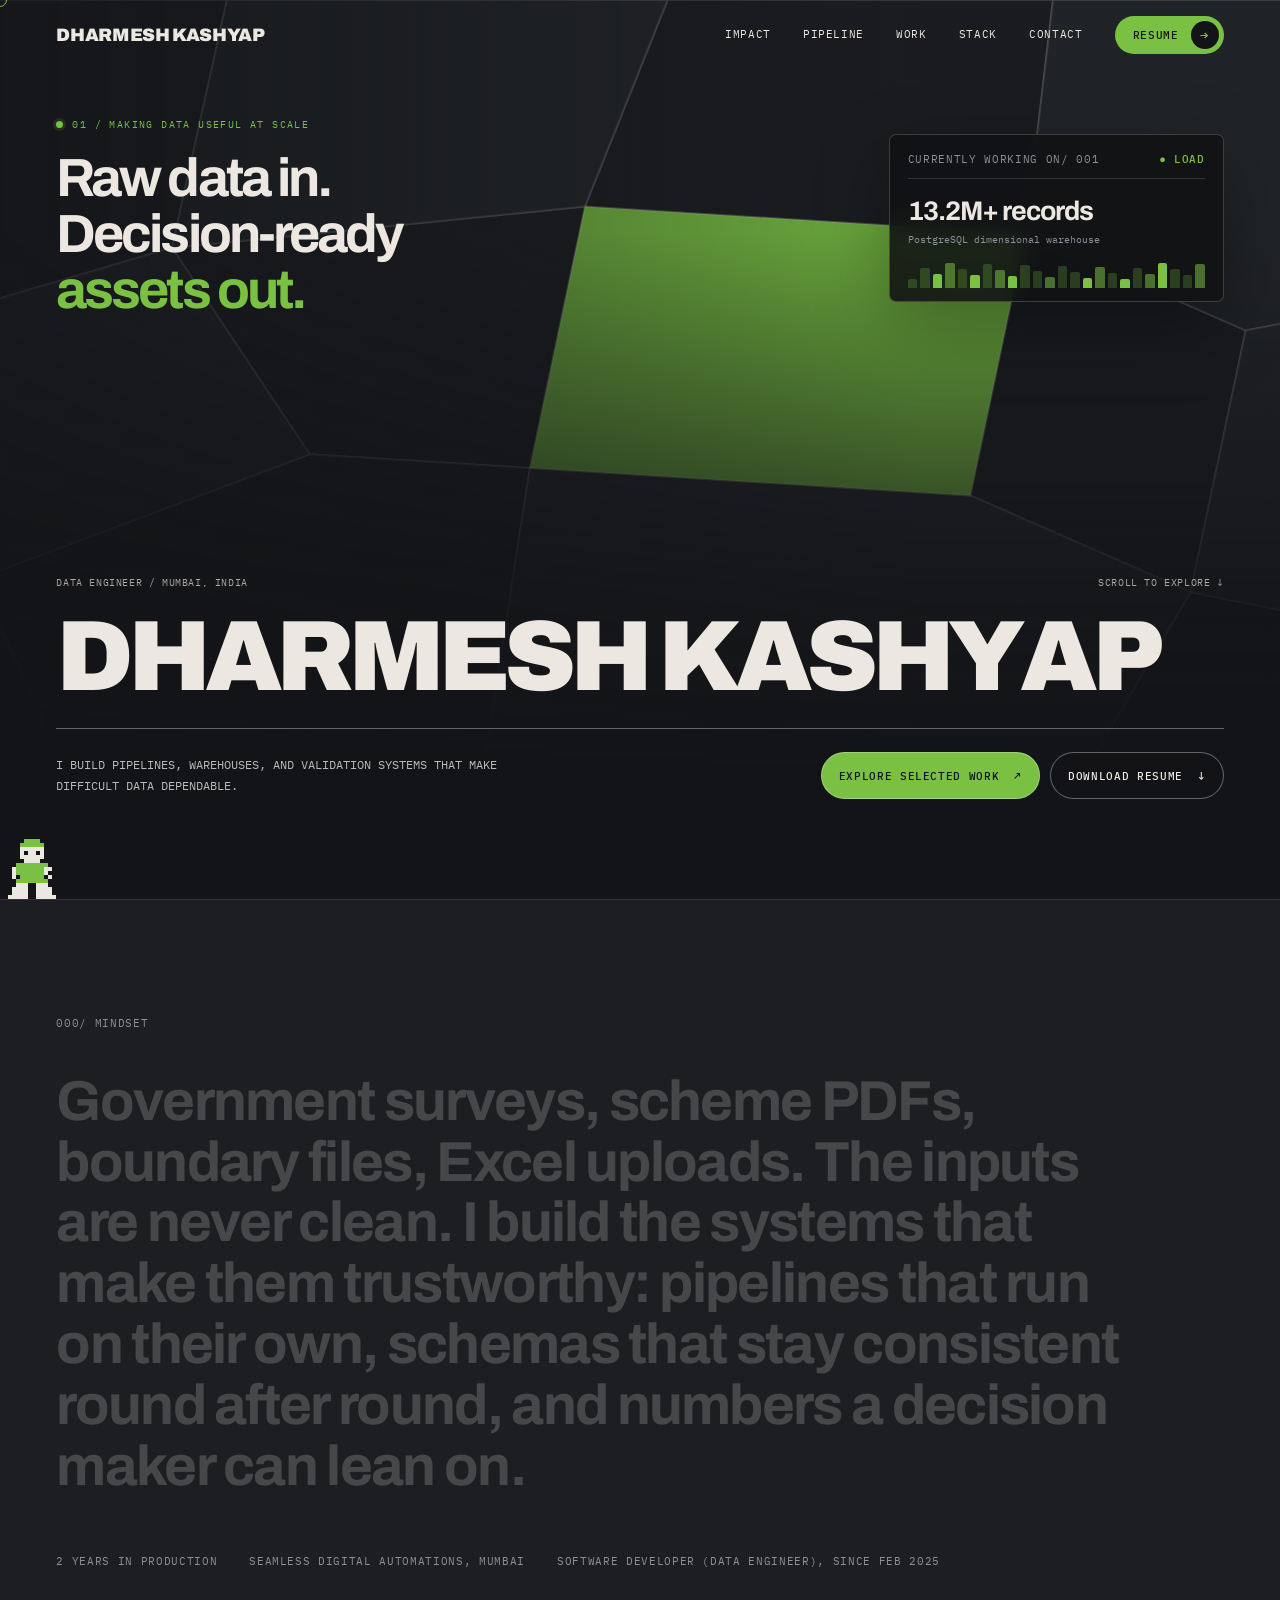
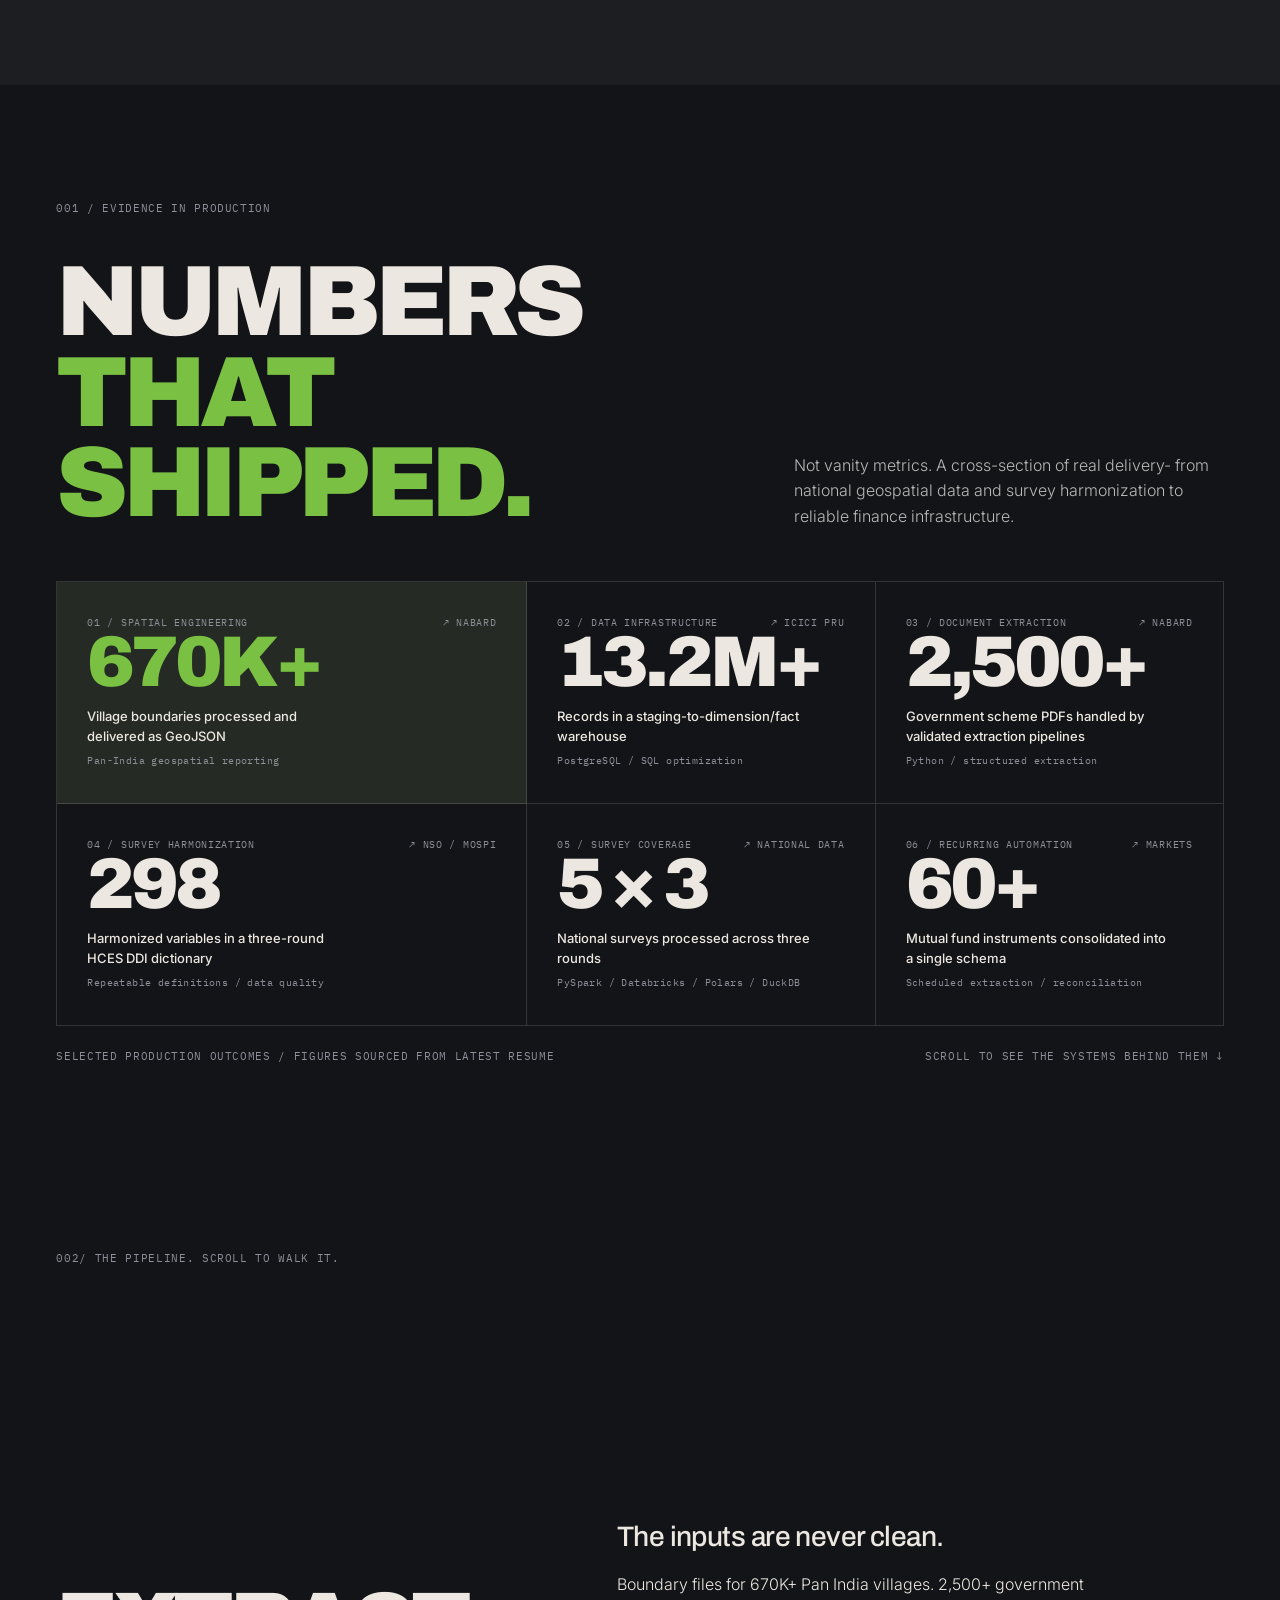
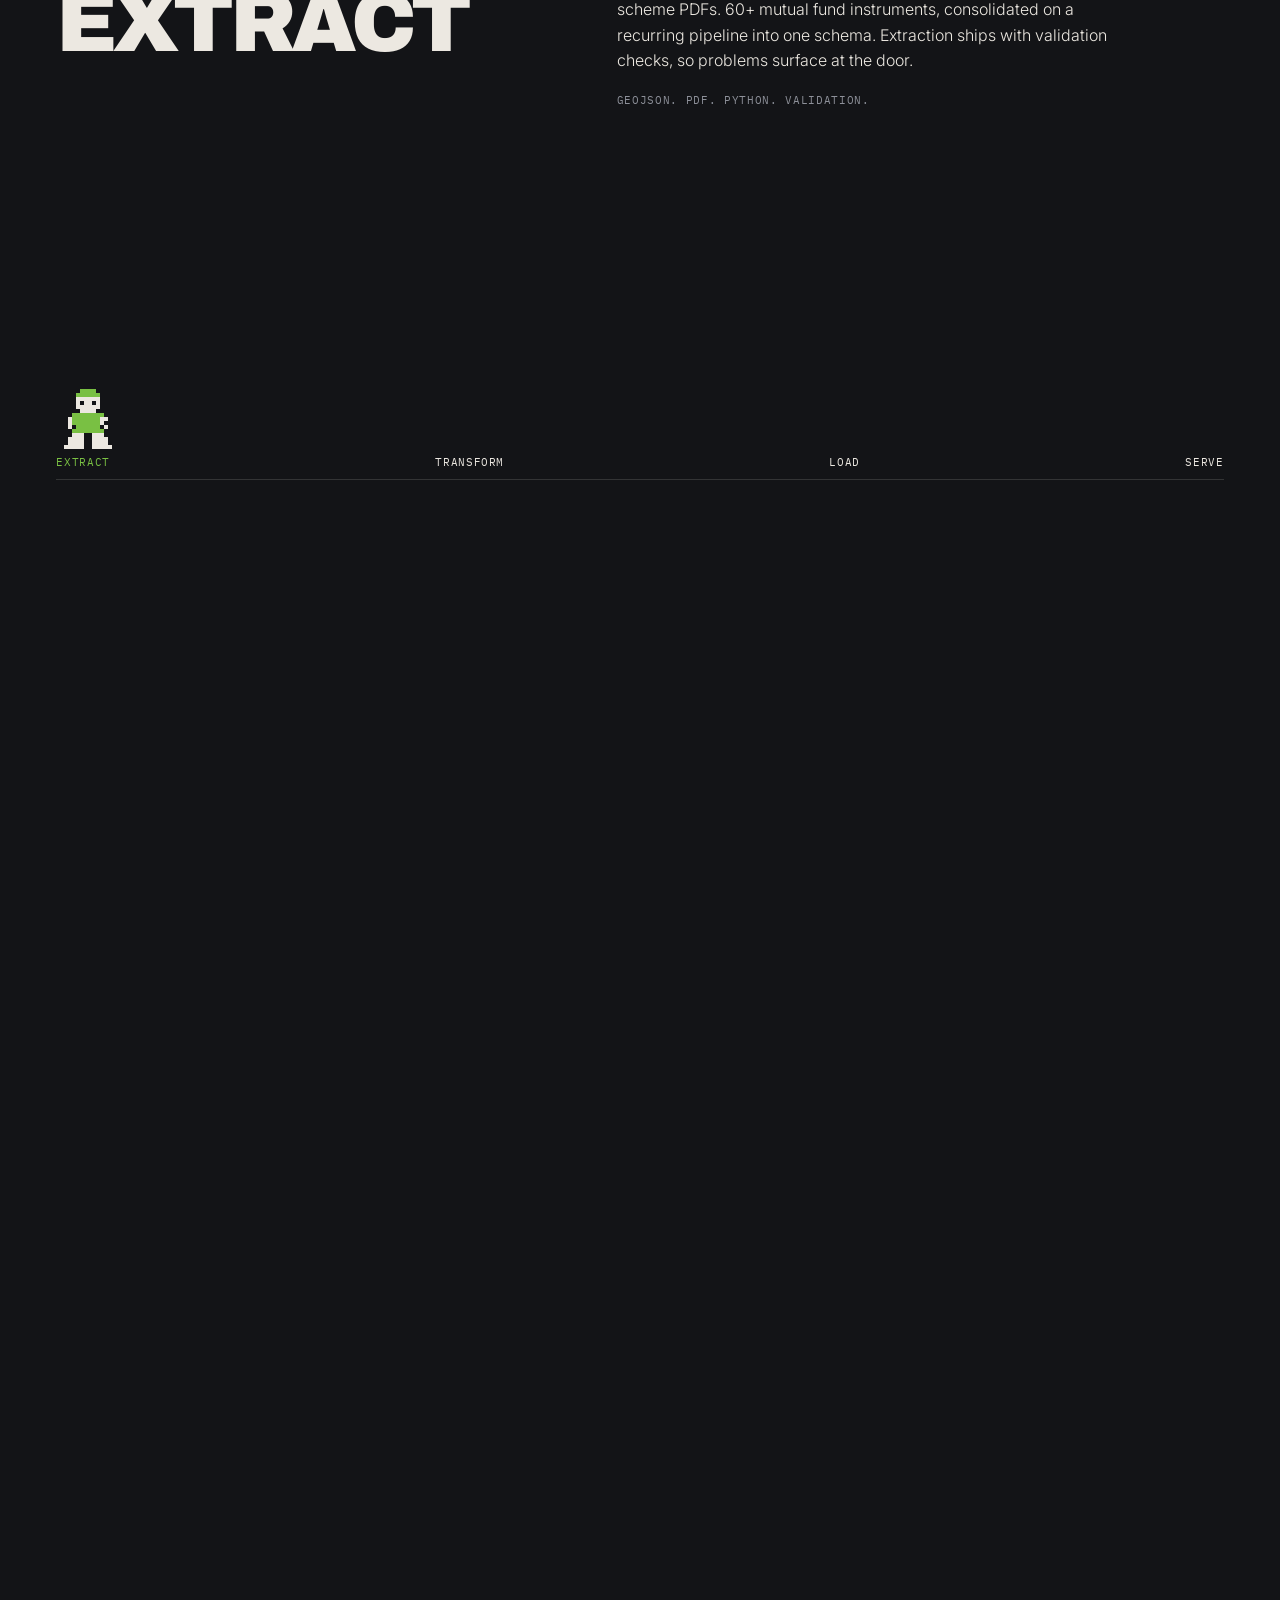
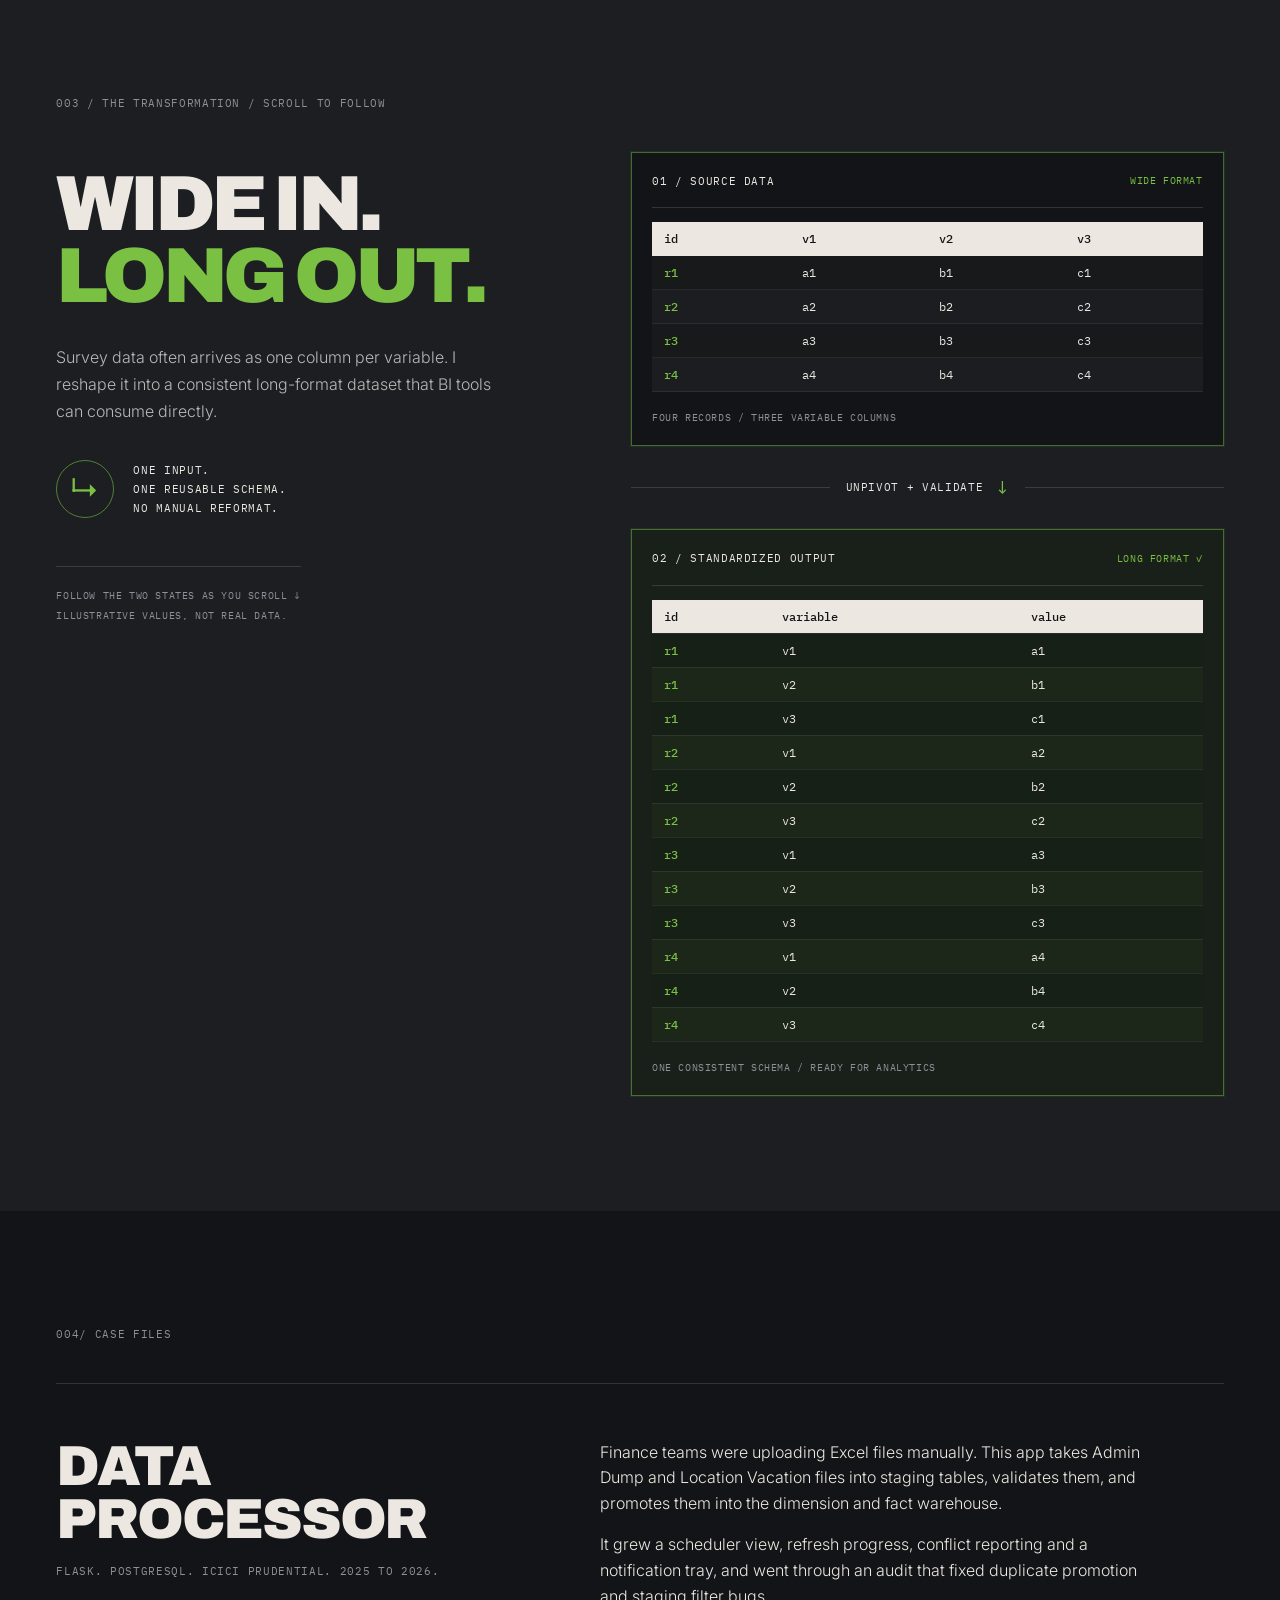
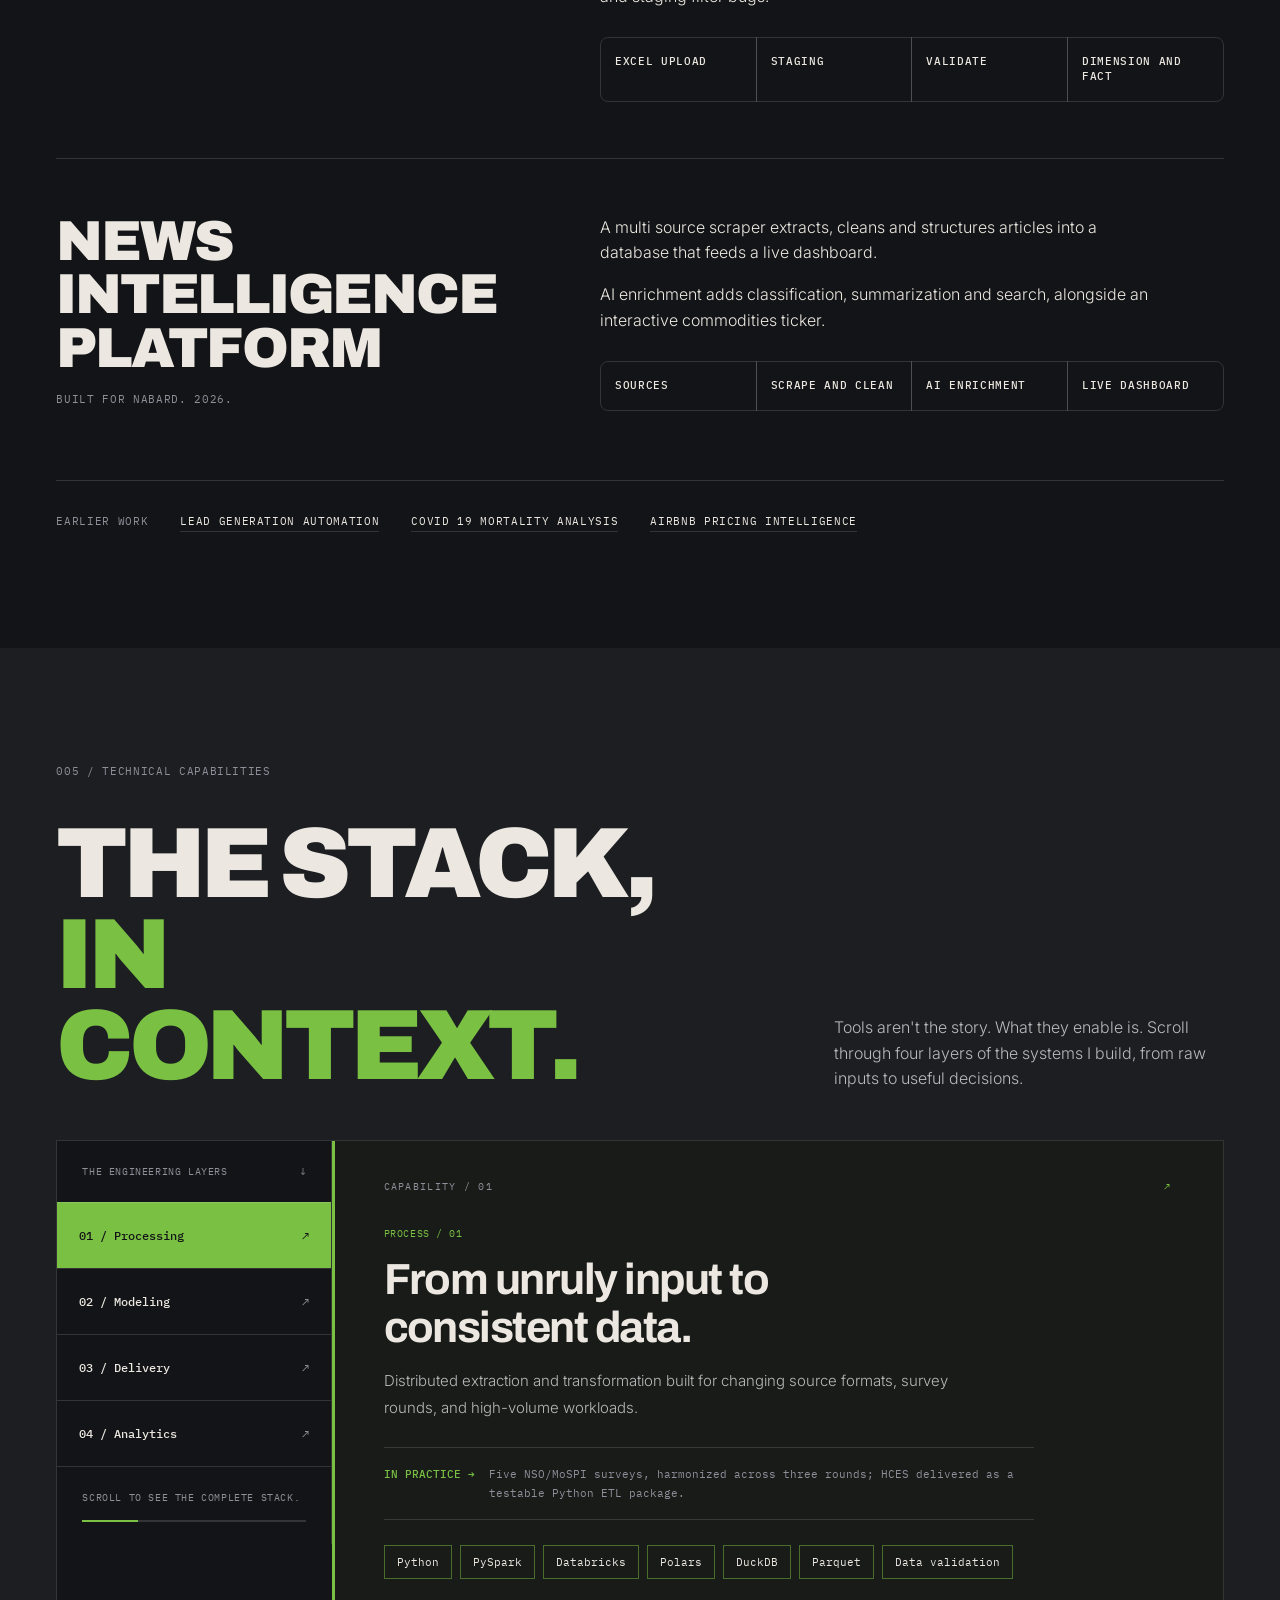
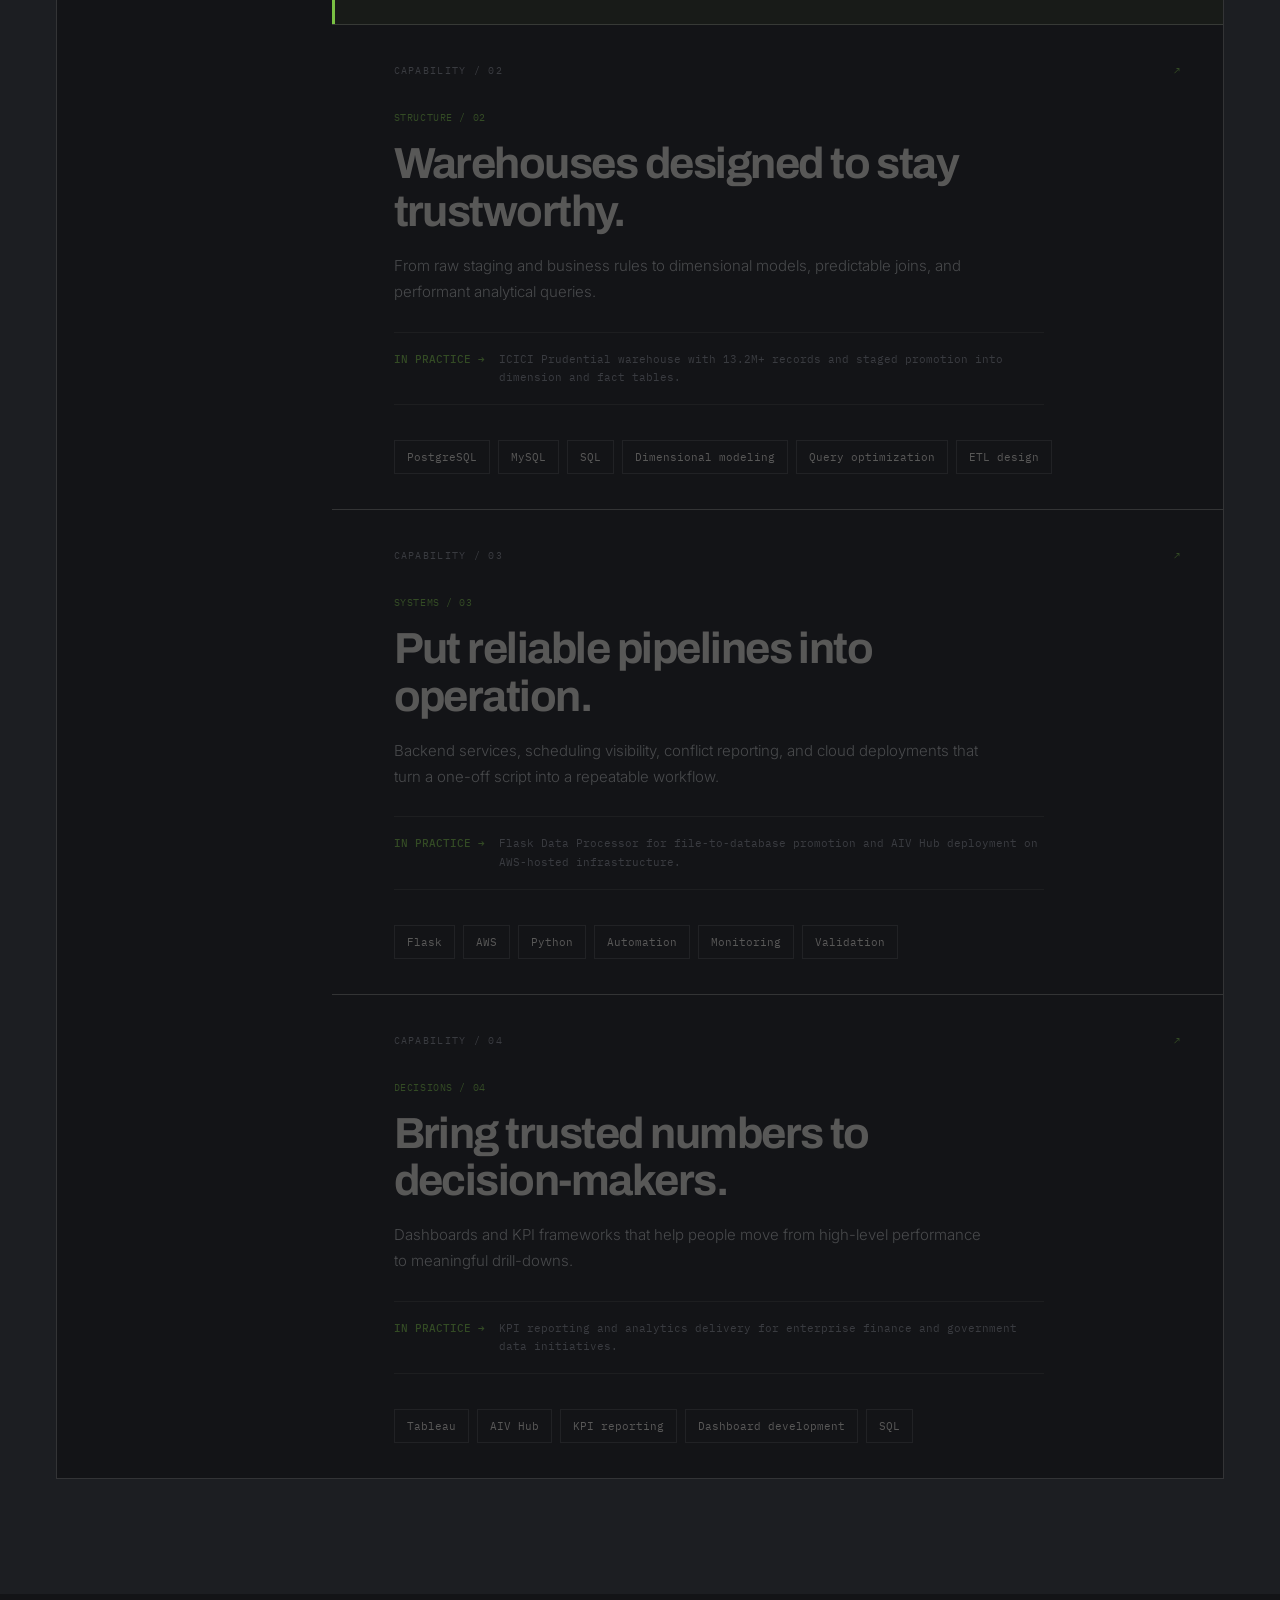
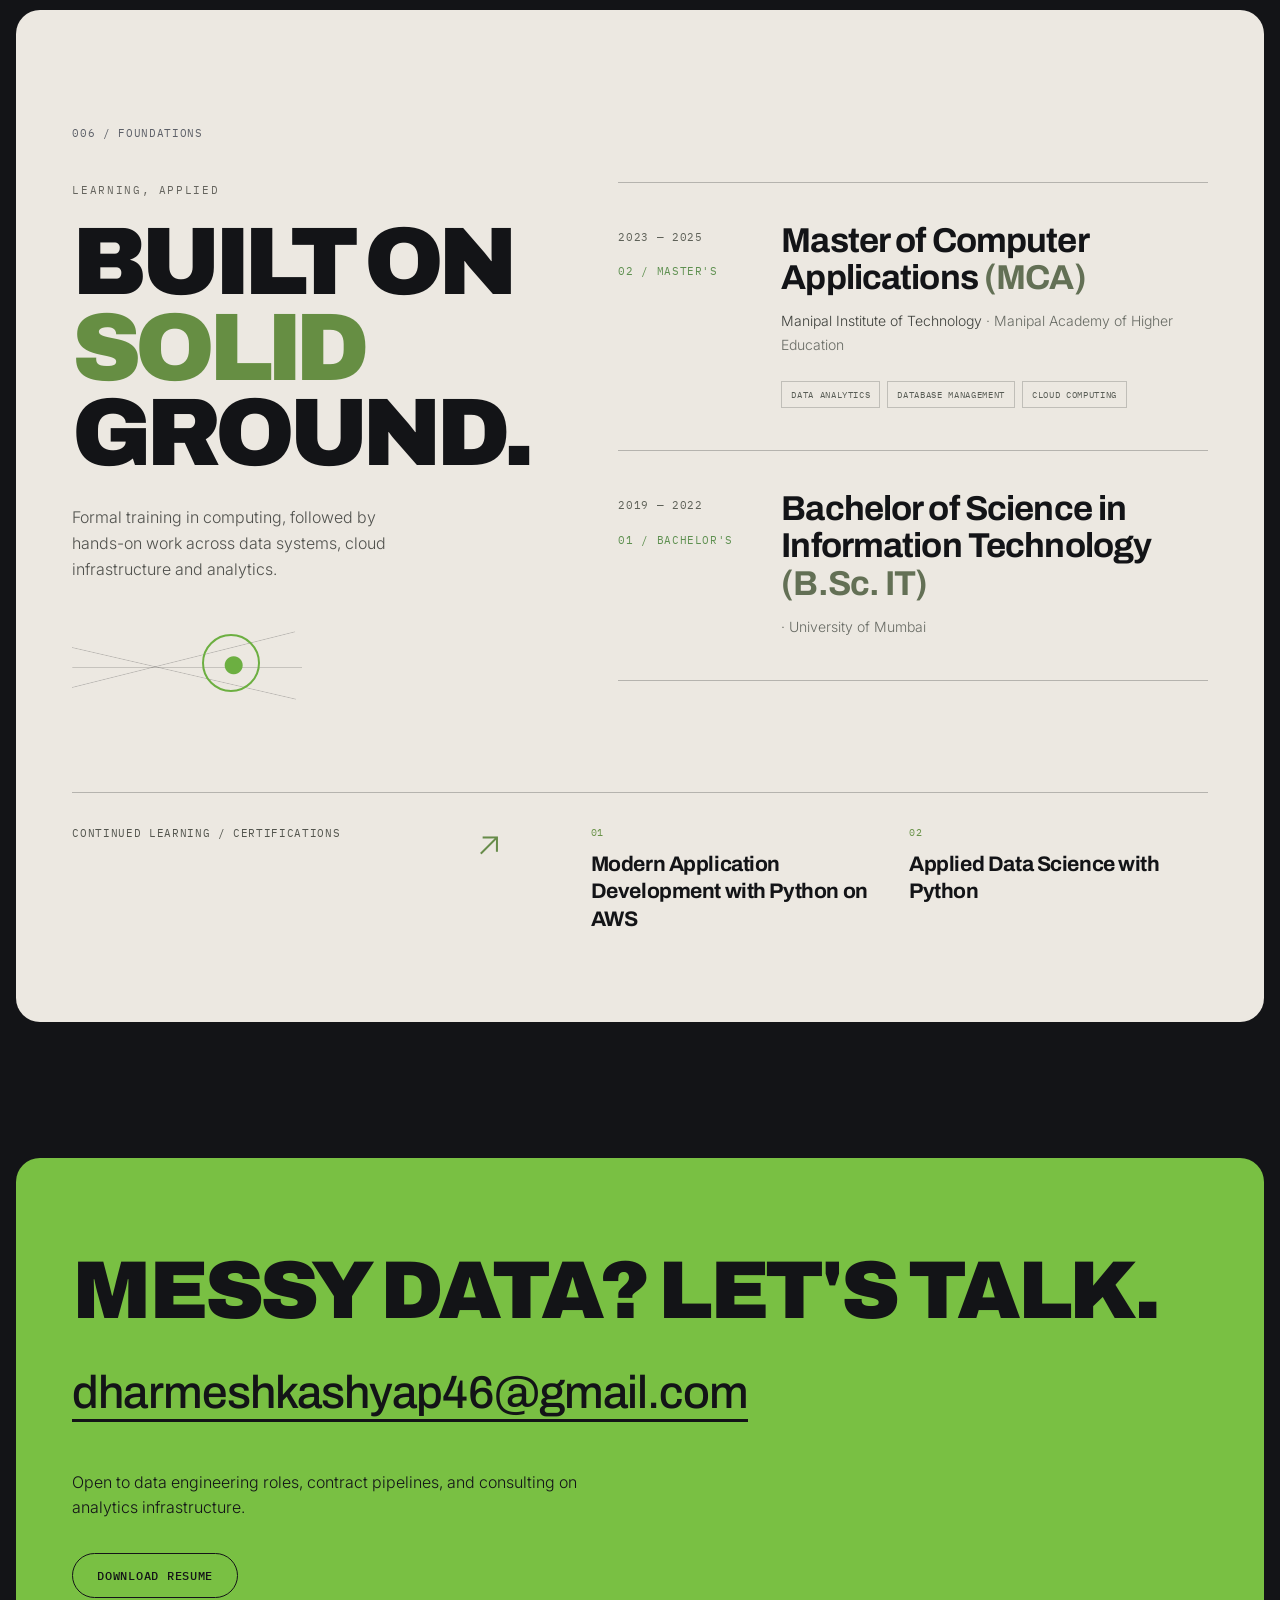
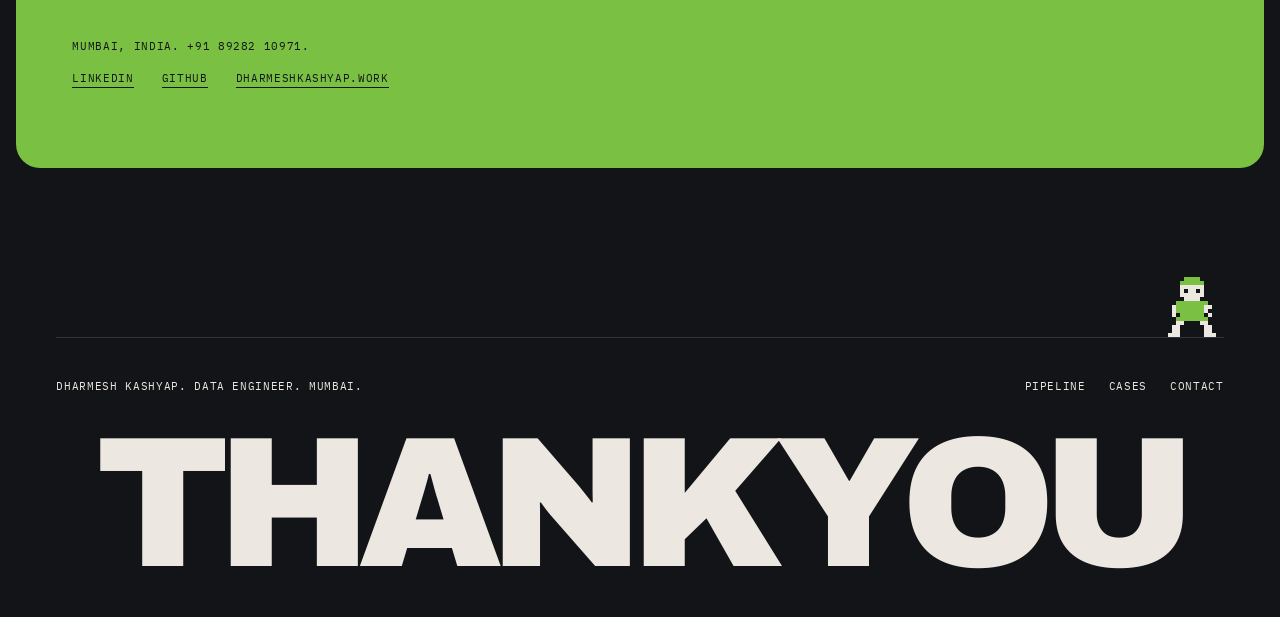
<file: index.html>
<!DOCTYPE html>

<html lang="en">
<head>
<meta charset="utf-8"/>
<meta content="width=device-width, initial-scale=1" name="viewport"/>
<title>Dharmesh Kashyap | Data Engineering / Portfolio</title>
<link rel="icon" href="assets/favicon.ico" sizes="any"/>
<meta content="Dharmesh Kashyap is a Data Engineer in Mumbai building pipelines for NABARD and ICICI Prudential: PySpark, Databricks, Polars, DuckDB, PostgreSQL and AWS. Raw data in, decision ready assets out." name="description"/>
<link href="https://dharmeshkashyap.work/" rel="canonical"/>
<meta content="website" property="og:type"/><meta content="Dharmesh Kashyap | Data Engineer" property="og:title"/>
<meta content="Raw data in. Decision ready assets out. Pipelines for NABARD and ICICI Prudential." property="og:description"/>
<meta content="https://dharmeshkashyap.work/" property="og:url"/><meta content="#131417" name="theme-color"/>
<link href="https://fonts.googleapis.com" rel="preconnect"/><link crossorigin="" href="https://fonts.gstatic.com" rel="preconnect"/>
<link href="https://fonts.googleapis.com/css2?family=Archivo:wght@500;700;900&amp;family=Inter:wght@300;400&amp;family=IBM+Plex+Mono:wght@400;500&amp;display=swap" rel="stylesheet"/>
<script type="application/ld+json">{"@context":"https://schema.org","@type":"Person","name":"Dharmesh Kashyap","jobTitle":"Data Engineer","worksFor":{"@type":"Organization","name":"Seamless Digital Automations"},"email":"mailto:dharmeshkashyap46@gmail.com","url":"https://dharmeshkashyap.work","sameAs":["https://linkedin.com/in/dharmesh-kashyap","https://github.com/dharmesh-kashyap"]}</script>
<style>
:root{--gx:max(40px,calc((100vw - 1200px)/2));--paper:#ECE8E1;--ink:#131417;--accent:#79C043;--surface:#1C1E22;--muted:#8D9099;--line:rgba(236,232,225,.15);--r:8px;--pr:24px;--ease:cubic-bezier(.22,1,.36,1);--px:4px}
*,*::before,*::after{box-sizing:border-box;margin:0;padding:0}
html{scroll-behavior:smooth}
body{background:var(--ink);color:var(--paper);font:300 16px/1.6 Inter,system-ui,sans-serif;overflow-x:hidden;-webkit-font-smoothing:antialiased}
a{color:inherit;text-decoration:none}
:focus-visible{outline:2px solid var(--accent);outline-offset:3px}
.skip{position:absolute;left:-999px;top:8px;background:var(--accent);color:var(--ink);padding:8px 14px;border-radius:var(--r);z-index:300}.skip:focus{left:8px}
.mono,.meta{font:400 11px/1.5 'IBM Plex Mono',monospace;text-transform:uppercase;letter-spacing:.06em}
.meta{color:var(--muted)}
.wrap{max-width:1280px;margin:0 auto;padding:0 40px}
section{padding:120px 0}
.d{font:900 clamp(52px,8vw,132px)/.9 Archivo,Impact,sans-serif;text-transform:uppercase;letter-spacing:-.04em}
.g{color:var(--accent)}
.label{display:block;margin-bottom:40px}
/* cursor */
.cur{position:fixed;left:0;top:0;width:14px;height:14px;margin:-7px 0 0 -7px;border:1.5px solid var(--accent);border-radius:50%;pointer-events:none;z-index:250;transition:width .25s var(--ease),height .25s var(--ease),margin .25s var(--ease),background .25s}
.cur.h{width:44px;height:44px;margin:-22px 0 0 -22px;background:rgba(121,192,67,.14)}
/* nav */
nav{position:fixed;inset:0 0 auto;height:70px;z-index:100;transition:background .3s}
nav.solid{background:var(--ink);border-bottom:1px solid var(--line)}
nav .wrap{height:100%;display:flex;align-items:center;justify-content:space-between}
#bar{position:absolute;left:0;bottom:-1px;height:2px;width:100%;background:var(--accent);transform:scaleX(0);transform-origin:0 50%}
.wm{font:900 18px Archivo,sans-serif;text-transform:uppercase;letter-spacing:-.02em}
.links{display:flex;align-items:center;gap:32px}
.links a:not(.pill){padding:4px 0;border-bottom:1px solid transparent;transition:color .2s,border-color .2s}
.links a.on,.links a:not(.pill):hover{color:var(--accent);border-color:var(--accent)}
.pill{display:inline-flex;align-items:center;gap:12px;background:var(--accent);color:var(--ink);border-radius:99px;padding:5px 5px 5px 18px;font:500 11px 'IBM Plex Mono',monospace;text-transform:uppercase;letter-spacing:.06em}
.pill i{width:28px;height:28px;border-radius:50%;background:var(--ink);color:var(--accent);display:grid;place-items:center;font-style:normal;font-size:14px;transition:transform .3s var(--ease)}
.pill:hover i{transform:translateX(3px)}
/* hero */
.hero{min-height:clamp(560px,80vh,860px);display:flex;flex-direction:column;padding:0;position:relative}
.art{flex:1;position:relative;overflow:hidden;min-height:340px}
.art svg{position:absolute;inset:0;width:100%;height:100%;animation:settle 1.3s var(--ease) both}
.art .c{transition:fill .25s var(--ease);cursor:crosshair}
.art .c:hover{fill:#79C043}
.intro{position:absolute;top:104px;left:var(--gx);right:40px;max-width:520px;z-index:2;pointer-events:none}
.intro p{font:500 clamp(22px,2.6vw,34px)/1.15 Archivo,sans-serif;letter-spacing:-.02em}
.cap{position:absolute;left:var(--gx);bottom:20px;z-index:2;pointer-events:none;background:var(--ink);padding:6px 10px;border-radius:4px}
.hero h1{padding:16px var(--gx) 0;white-space:nowrap}
.hero h1 .w{display:inline-block;white-space:nowrap}
.hero h1 .l{display:inline-block;text-align:center;transition:color .3s}
.hero h1 .l.s{color:var(--accent)}
.hero>.meta{padding:14px var(--gx) 28px}
@keyframes settle{from{transform:scale(1.04)}}
/* walker */
.line{position:relative;height:64px;border-bottom:1px solid var(--line);overflow:hidden}
.walk{position:absolute;bottom:-1px;left:0;width:calc(16*var(--px));height:calc(16*var(--px));animation:go 40s steps(100) infinite}
.walk.rest{animation:none;left:auto;right:0}.walk.sc{animation:none}
.fr{position:absolute;inset:0;display:grid;grid:repeat(16,1fr)/repeat(16,1fr)}
.fr.b{animation:fb .6s steps(1) infinite}.fr.a{animation:fa .6s steps(1) infinite}
.rest .fr.b{display:none}.rest .fr.a{animation:none}
.fr i.b{background:var(--paper)}.fr i.g{background:var(--accent)}
@keyframes fa{0%{opacity:1}50%{opacity:0}}@keyframes fb{0%{opacity:0}50%{opacity:1}}
@keyframes go{to{transform:translateX(calc(100vw - 16*var(--px)))}}
/* manifesto */
.sur{background:var(--surface)}
.man{font:700 clamp(28px,4.4vw,64px)/1.08 Archivo,sans-serif;letter-spacing:-.03em;max-width:1100px}
.man span{opacity:.2;transition:opacity .35s var(--ease)}.man span.on{opacity:1}
.manc{display:flex;gap:32px;flex-wrap:wrap;margin-top:56px}
/* pipeline */
.pipe{height:420vh;padding:0;position:relative}
.pin{position:sticky;top:0;height:100vh;display:flex;flex-direction:column;justify-content:center;padding-top:70px}
.stages{position:relative;flex:1;min-height:0}
.st{position:absolute;inset:0;display:grid;grid-template-columns:1.15fr 1fr;gap:64px;align-items:center;opacity:0;transform:translateY(24px);transition:opacity .5s var(--ease),transform .5s var(--ease);pointer-events:none}
.st.on{opacity:1;transform:none;pointer-events:auto}
.st h2{font:900 clamp(48px,6.6vw,112px)/.9 Archivo,sans-serif;text-transform:uppercase;letter-spacing:-.05em}
.st h3{font:500 clamp(22px,2.2vw,30px)/1.2 Archivo,sans-serif;letter-spacing:-.02em;margin-bottom:20px}
.st p{max-width:520px;margin-bottom:20px}
.track{position:relative;margin:0 var(--gx);height:calc(16*var(--px) + 36px);border-bottom:1px solid var(--line)}
.track ol{list-style:none;display:flex;justify-content:space-between;position:absolute;inset:auto 0 8px}
.track li{transition:color .3s}.track li.on{color:var(--accent)}
.track .walk{bottom:30px}
/* reshape */
.rs{display:grid;grid-template-columns:1fr 1.2fr;gap:64px;align-items:center}
.rs h2{font:900 clamp(36px,5vw,72px)/.95 Archivo,sans-serif;text-transform:uppercase;letter-spacing:-.04em;margin-bottom:24px}
.rs p{max-width:440px;margin-bottom:28px}
.tog{display:inline-flex;border:1px solid var(--line);border-radius:99px;padding:4px}
.tog button{background:none;border:0;color:var(--muted);font:500 11px 'IBM Plex Mono',monospace;text-transform:uppercase;letter-spacing:.06em;padding:10px 20px;border-radius:99px;cursor:pointer;transition:background .25s,color .25s}
.tog button.on{background:var(--accent);color:var(--ink)}
.tbl{display:grid;gap:2px;margin-top:20px;min-height:330px;align-content:start}
.tbl div{padding:8px 12px;background:var(--ink);font:400 12px 'IBM Plex Mono',monospace;animation:cell .5s var(--ease) both}
.tbl .hd{background:var(--paper);color:var(--ink)}
.tbl .k{color:var(--accent)}
@keyframes cell{from{opacity:0;transform:translateY(8px)}}
/* cases */
.case{display:grid;grid-template-columns:1fr 1.3fr;gap:64px;padding:56px 0;border-top:1px solid var(--line)}
.case h3{font:900 clamp(34px,4.4vw,64px)/.95 Archivo,sans-serif;text-transform:uppercase;letter-spacing:-.04em;margin-bottom:16px}
.case p{max-width:560px;margin-bottom:16px}
.flow{list-style:none;display:flex;gap:0;margin-top:28px;position:relative;counter-reset:n}
.flow li{flex:1;border:1px solid var(--line);padding:16px 14px;margin-left:-1px;font:500 11px/1.4 'IBM Plex Mono',monospace;text-transform:uppercase;letter-spacing:.06em;position:relative}
.flow li:first-child{border-radius:var(--r) 0 0 var(--r);margin:0}.flow li:last-child{border-radius:0 var(--r) var(--r) 0}
.flow li::after{content:"";position:absolute;inset:0;background:var(--accent);opacity:0;animation:lit 6s steps(1) infinite}
.flow li:nth-child(2)::after{animation-delay:1.5s}.flow li:nth-child(3)::after{animation-delay:3s}.flow li:nth-child(4)::after{animation-delay:4.5s}
.flow li span{position:relative;z-index:1;mix-blend-mode:normal}
@keyframes lit{0%{opacity:.22}25%,100%{opacity:0}}
.earlier{display:flex;flex-wrap:wrap;gap:12px 32px;padding-top:32px;border-top:1px solid var(--line)}
.earlier a{border-bottom:1px solid var(--line);padding-bottom:2px;transition:color .2s,border-color .2s}.earlier a:hover{color:var(--accent);border-color:var(--accent)}
/* light */
.light{margin:0 16px;border-radius:var(--pr);background:var(--paper);color:var(--ink);padding:120px 0}
.light .meta{color:#5d6068}
.fd{display:grid;grid-template-columns:repeat(3,1fr);gap:48px}
.fd h3{font:700 24px/1.15 Archivo,sans-serif;letter-spacing:-.02em;margin:10px 0 12px}
/* contact */
.cta{margin:0 16px;border-radius:var(--pr);background:var(--accent);color:var(--ink);padding:96px 0 80px}
.cta h2{font:900 clamp(40px,6.4vw,104px)/.9 Archivo,sans-serif;text-transform:uppercase;letter-spacing:-.04em;margin-bottom:40px}
.mail{display:inline-block;font:500 clamp(22px,3.6vw,52px)/1.1 Archivo,sans-serif;letter-spacing:-.02em;border-bottom:3px solid var(--ink);margin-bottom:48px;transition:transform .3s var(--ease);word-break:break-all}
.acts{display:flex;gap:16px;flex-wrap:wrap;margin-bottom:40px}
.btn{display:inline-flex;border:1px solid var(--ink);border-radius:99px;padding:14px 24px;font:500 12px 'IBM Plex Mono',monospace;text-transform:uppercase;letter-spacing:.06em;transition:background .2s,color .2s}
.btn:hover{background:var(--ink);color:var(--accent)}
.cta .ct{display:flex;gap:28px;flex-wrap:wrap}.cta .ct a{border-bottom:1px solid var(--ink)}
footer{padding:80px 0 40px;overflow:hidden}
.big-wm{font:900 clamp(80px,20vw,300px)/.8 Archivo,sans-serif;text-transform:uppercase;letter-spacing:-.05em;white-space:nowrap;margin:0 -1vw -.12em}
.foot{display:flex;justify-content:space-between;gap:24px;flex-wrap:wrap;padding:40px 0 32px}.foot a:hover{color:var(--accent)}
@media(max-width:1000px){.rs,.case,.fd{grid-template-columns:1fr;gap:32px}}
@media(max-width:768px){
 :root{--px:3px;--gx:20px}.wrap{padding:0 20px}section{padding:80px 0}.links a:not(.pill){display:none}
 .hero h1{white-space:normal;font-size:52px}.walk{animation-duration:80s}
 .pipe{height:auto;padding:80px 0}.pin{position:static;height:auto;padding:0}.stages{display:block}
 .st{position:static;opacity:1;transform:none;grid-template-columns:1fr;gap:12px;padding:32px 0;border-top:1px solid var(--line)}
 .st h2{font-size:52px}.track{display:none}.light,.cta{margin:0 8px}.flow{flex-direction:column}.flow li,.flow li:first-child,.flow li:last-child{border-radius:0;margin:-1px 0 0}
}
@media(prefers-reduced-motion:reduce){*{animation:none!important;transition:none!important;scroll-behavior:auto!important}.man span{opacity:1}}
</style>
<style>
/* 2026 portfolio evolution: hero bridge, proof, capabilities */
:root{--ease:cubic-bezier(.22,1,.36,1)}
body{overflow-x:hidden}
nav .pill{white-space:nowrap}
.hero{min-height:0;display:block;padding-top:70px}
.hero .art{height:clamp(400px,49vw,590px);min-height:0;flex:none}
.hero .art svg{opacity:.95}
.hero .intro{top:clamp(45px,7vw,102px);left:var(--gx);max-width:570px;right:38px}
.hero .intro .eyebrow{color:var(--accent);font:500 11px 'IBM Plex Mono',monospace;letter-spacing:.15em;text-transform:uppercase;margin-bottom:18px}
.hero .intro p.statement{font:700 clamp(32px,4.7vw,72px)/1.025 Archivo,sans-serif;letter-spacing:-.055em;max-width:670px;text-wrap:balance}
.hero .cap{bottom:26px;max-width:calc(100% - 80px)}
.art-terminal{position:absolute;right:var(--gx);bottom:28px;z-index:2;width:min(335px,36%);padding:16px 18px;border:1px solid rgba(236,232,225,.26);border-radius:7px;background:rgba(19,20,23,.87);backdrop-filter:blur(10px);box-shadow:0 20px 60px rgba(0,0,0,.22)}
.art-terminal .head{display:flex;align-items:center;justify-content:space-between;gap:8px;padding-bottom:11px;border-bottom:1px solid var(--line);color:var(--muted)}
.art-terminal .head b{color:var(--accent);font-weight:500}
.art-terminal .value{font:700 clamp(20px,2.3vw,32px)/1.1 Archivo,sans-serif;margin:18px 0 5px;letter-spacing:-.035em}
.art-terminal .tiny{font:400 10px/1.6 'IBM Plex Mono',monospace;color:var(--muted)}
.art-terminal .signal{display:grid;grid-template-columns:repeat(24,1fr);gap:3px;margin-top:15px;height:22px;align-items:end}
.art-terminal .signal i{display:block;background:var(--accent);opacity:.25;border-radius:2px 2px 0 0}
.art-terminal .signal i:nth-child(3n){opacity:1}.art-terminal .signal i:nth-child(4n){opacity:.55}
.hero-lower{padding:22px var(--gx) 0;background:var(--ink);position:relative}
.hero-lower .sup{display:flex;align-items:center;justify-content:space-between;color:var(--muted);gap:20px;margin-bottom:9px}
.hero-lower h1{padding:0;line-height:.97;font-size:clamp(45px,8.6vw,140px);max-width:100%;letter-spacing:-.05em;white-space:normal}
.hero-lower .bottom{display:flex;gap:24px;justify-content:space-between;align-items:center;border-top:1px solid var(--line);padding:21px 0 28px;margin-top:20px}
.hero-lower .bottom .descriptor{font:400 11px/1.7 'IBM Plex Mono',monospace;max-width:400px;color:var(--muted);letter-spacing:.035em;text-transform:uppercase}
.hero-actions{display:flex;align-items:center;gap:10px;flex-wrap:wrap}
.action{display:inline-flex;align-items:center;justify-content:center;gap:15px;font:500 11px 'IBM Plex Mono',monospace;text-transform:uppercase;letter-spacing:.06em;border:1px solid var(--line);border-radius:50px;padding:13px 17px;transition:background .2s,color .2s,border-color .2s;white-space:nowrap}
.action.primary{background:var(--accent);color:var(--ink);border-color:var(--accent)}
.action:hover{background:var(--paper);color:var(--ink);border-color:var(--paper)}
.action svg{width:14px;height:14px}
.line{margin-top:0}
.proof{padding:120px 0;background:var(--ink);overflow:hidden}
.proof-intro{display:grid;grid-template-columns:.85fr 1fr;align-items:end;gap:50px;margin-bottom:52px}
.proof h2,.capabilities h2{font:900 clamp(48px,7.8vw,108px)/.91 Archivo,sans-serif;letter-spacing:-.055em;text-transform:uppercase}
.proof-intro>p{max-width:430px;justify-self:end;color:#B8B9B8;font-size:16px}
.proof-grid{display:grid;grid-template-columns:1.35fr 1fr 1fr;border-top:1px solid var(--line);border-left:1px solid var(--line)}
.proof-cell{border-right:1px solid var(--line);border-bottom:1px solid var(--line);padding:34px 30px 36px;min-height:222px;display:flex;flex-direction:column;justify-content:space-between;position:relative;transition:background .3s}
.proof-cell:hover{background:var(--surface)}
.proof-cell:nth-child(1){background:#252b24}
.proof-cell:nth-child(1):hover{background:#303a2b}
.proof-cell .top{display:flex;justify-content:space-between;color:var(--muted);font:400 10px 'IBM Plex Mono',monospace;letter-spacing:.07em;text-transform:uppercase}
.proof-cell .num{font:900 clamp(47px,5.6vw,86px)/.9 Archivo,sans-serif;letter-spacing:-.055em;color:var(--paper)}
.proof-cell:nth-child(1) .num{color:var(--accent)}
.proof-cell .unit{color:var(--paper);font:500 13px/1.5 Inter,sans-serif;max-width:260px;margin-top:13px}
.proof-cell .sub{color:var(--muted);font:400 10px 'IBM Plex Mono',monospace;letter-spacing:.04em;margin-top:8px}
.proof-bottom{display:flex;justify-content:space-between;gap:20px;flex-wrap:wrap;padding-top:22px;color:var(--muted)}
.capabilities{padding:125px 0;background:var(--surface)}
.cap-top{display:grid;grid-template-columns:1.1fr .85fr;gap:50px;align-items:end;margin-bottom:55px}
.cap-top p{color:#b9baba;max-width:390px;justify-self:end}
.cap-explorer{display:grid;grid-template-columns:280px minmax(0,1fr);border:1px solid var(--line);background:var(--ink);min-height:450px}
.cap-menu{display:flex;flex-direction:column;border-right:1px solid var(--line)}
.cap-tab{appearance:none;cursor:pointer;display:flex;align-items:center;text-align:left;justify-content:space-between;width:100%;border:0;border-bottom:1px solid var(--line);padding:25px 23px;background:transparent;color:var(--paper);font:500 12px 'IBM Plex Mono',monospace;line-height:1.5;transition:background .3s,color .3s}
.cap-tab b{color:var(--muted);font-weight:400}
.cap-tab[aria-selected=true]{background:var(--accent);color:var(--ink)}
.cap-tab[aria-selected=true] b{color:var(--ink)}
.cap-tab:hover:not([aria-selected=true]){background:#24272a}
.cap-pane{padding:clamp(25px,4vw,58px);display:none;animation:revealcap .4s var(--ease)}
.cap-pane.active{display:flex;flex-direction:column}
.cap-pane .cap-kicker{color:var(--accent);margin-bottom:22px}
.cap-pane h3{font:700 clamp(27px,3.5vw,48px)/1.1 Archivo,sans-serif;letter-spacing:-.035em;max-width:660px}
.cap-pane>p{max-width:600px;color:#b7b9ba;margin:19px 0 30px}
.cap-tags{display:flex;gap:8px;flex-wrap:wrap;margin-top:auto}
.cap-tags span{border:1px solid rgba(236,232,225,.22);padding:9px 12px;font:400 11px 'IBM Plex Mono',monospace;color:var(--paper)}
.cap-pane .cap-example{display:flex;align-items:start;gap:14px;padding:17px 0;margin:0 0 28px;border-top:1px solid var(--line);border-bottom:1px solid var(--line);color:var(--muted);font:400 11px/1.7 'IBM Plex Mono',monospace}
.cap-pane .cap-example strong{color:var(--accent);font-weight:500;white-space:nowrap}
@keyframes revealcap{from{opacity:0;transform:translateY(9px)}to{opacity:1;transform:none}}
.resume-foot{display:inline-flex;gap:10px;align-items:center;border-bottom:1px solid currentColor;padding-bottom:5px}
@media(max-width:950px){.art-terminal{width:300px;right:24px}.proof-grid{grid-template-columns:1fr 1fr}.proof-cell:nth-child(1){grid-column:span 2}.cap-explorer{grid-template-columns:220px 1fr}}
@media(max-width:768px){.hero{padding-top:70px}.hero .art{height:510px}.hero .intro{top:35px;left:20px;right:20px}.hero .intro p.statement{font-size:clamp(29px,8vw,48px);max-width:440px}.hero .cap{bottom:146px;left:20px;font-size:9px;max-width:calc(100% - 40px)}.art-terminal{width:calc(100% - 40px);max-width:100%;left:20px;right:20px;bottom:14px;padding:12px 15px}.art-terminal .signal{display:none}.art-terminal .value{margin:10px 0 3px;font-size:22px}.hero-lower{padding:19px 20px 0}.hero-lower .sup{font-size:9px}.hero-lower h1{font-size:clamp(50px,10vw,83px);overflow-wrap:anywhere}.hero-lower .bottom{align-items:flex-start;flex-direction:column}.hero-actions{width:100%}.action{font-size:10px}.proof,.capabilities{padding:85px 0}.proof-intro,.cap-top{grid-template-columns:1fr;gap:24px}.proof-intro>p,.cap-top p{justify-self:start}.proof-grid{grid-template-columns:1fr 1fr}.proof-cell{padding:23px 19px;min-height:190px}.proof-cell:nth-child(1){grid-column:span 2;min-height:220px}.proof-cell .num{font-size:clamp(36px,9vw,65px)}.proof-cell .unit{font-size:12px}.cap-explorer{grid-template-columns:1fr}.cap-menu{flex-direction:row;overflow:auto;border-right:0;border-bottom:1px solid var(--line)}.cap-tab{white-space:nowrap;width:auto;flex:0 0 auto;gap:15px;padding:17px}.cap-pane{min-height:405px}.art svg{transform:none}.proof h2,.capabilities h2{font-size:clamp(46px,12vw,80px)}}
@media(max-width:440px){.proof-grid{grid-template-columns:1fr}.proof-cell:nth-child(1){grid-column:auto}.hero-lower h1{font-size:clamp(43px,10vw,58px)}.hero-actions .action{flex:1}}
@media(prefers-reduced-motion:reduce){.cap-pane{animation:none}}
</style><style>
/* ------- Precision revisions: one hero, scroll-first storytelling, foundations ------- */
:root{--vx:max(40px,calc((100vw - 1200px)/2));scroll-padding-top:94px}
#reshape,#skills,#foundations,#impact,#cases,#pipeline{scroll-margin-top:75px}
/* HERO: one continuous composition; hero art, title, proof, and CTA share one canvas */
.hero{position:relative;display:block;isolation:isolate;overflow:hidden;min-height:clamp(760px,100svh,990px);padding:0!important;background:#181a1e}
.hero .art{position:absolute;inset:0;width:100%;height:100%;min-height:0;z-index:0;overflow:hidden;pointer-events:none}
.hero .art svg{position:absolute;inset:0;width:100%;height:100%;animation:settle 1.3s var(--ease) both}
.hero .art .c{pointer-events:auto}
.hero-veil{position:absolute;inset:0;z-index:1;pointer-events:none;background:linear-gradient(90deg,rgba(19,20,23,.66),rgba(19,20,23,.08) 72%),linear-gradient(0deg,#131417 2%,rgba(19,20,23,.97) 9%,rgba(19,20,23,.78) 29%,rgba(19,20,23,.0) 72%)}
.hero-content{position:relative;z-index:3;min-height:clamp(760px,100svh,990px);display:flex;flex-direction:column;padding:clamp(121px,15vh,155px) var(--gx) 29px}
.hero-topline{display:flex;justify-content:space-between;align-items:center;gap:40px}
.hero-intro{max-width:690px;flex:1}
.hero-intro .eyebrow{color:var(--accent);letter-spacing:.14em;margin-bottom:19px;display:flex;align-items:center;gap:9px;font-size:10px}
.live-dot{width:7px;height:7px;border-radius:50%;display:inline-block;background:var(--accent);box-shadow:0 0 0 3px rgba(121,192,67,.14);flex:none}
.hero-intro .statement{font:700 clamp(38px,4.2vw,69px)/1.04 Archivo,sans-serif;letter-spacing:-.055em;max-width:640px;text-wrap:balance}
.hero .hero-terminal-slot{width:min(335px,29vw);align-self:center;flex:none}
.hero .art-terminal{position:relative;left:auto;right:auto;bottom:auto;width:100%;padding:16px 18px;background:rgba(16,18,20,.88);box-shadow:0 24px 75px rgba(0,0,0,.32);border:1px solid rgba(236,232,225,.2);border-radius:7px}
.hero .art-terminal .value{font-size:clamp(22px,2.1vw,32px)}
.hero-bottom{margin-top:auto;position:relative;z-index:3}
.hero-name-meta{display:flex;justify-content:space-between;gap:18px;align-items:center;padding-bottom:16px;color:var(--paper);opacity:.69;font-size:10px}
.hero .hero-bottom h1{padding:0;margin:0;max-width:100%;white-space:nowrap;font-size:clamp(50px,7.8vw,125px);letter-spacing:-.064em;line-height:.91;text-transform:uppercase;display:block}
.hero .hero-bottom h1 .w{display:inline-block;white-space:nowrap;line-height:1.02}
.hero .hero-bottom h1 .l{display:inline-block;text-align:center;transition:color .3s;transform-origin:50% 90%}
.hero .hero-bottom h1 .l.s{color:var(--accent)}
.hero h1.name-enter .l{animation:heroLetter .86s var(--ease) both;animation-delay:calc(55ms * var(--i) + 80ms)}
@keyframes heroLetter{0%{transform:translateY(46px);opacity:0;filter:blur(7px)}to{transform:translateY(0);opacity:1;filter:blur(0)}}
.hero-bottomline{display:flex;align-items:center;justify-content:space-between;gap:24px;border-top:1px solid rgba(236,232,225,.38);padding-top:23px;margin-top:22px}
.hero-descriptor{font:400 12px/1.7 'IBM Plex Mono',monospace;max-width:460px;letter-spacing:0;color:#b8bbb9;text-transform:uppercase}
.hero-actions{display:flex;gap:10px;flex-wrap:wrap;justify-content:flex-end}
.hero-actions .action{font-size:11px;min-height:47px;padding:12px 17px;border-color:rgba(236,232,225,.37)}
.hero-actions .action.secondary{background:rgba(19,20,23,.48)}
.hero-actions .action.secondary:hover{background:var(--paper);color:var(--ink)}
.hero-fieldnote{margin-top:23px;color:#b5b9af;font-size:10px;letter-spacing:.08em;padding-top:10px;border-top:1px solid rgba(236,232,225,.12)}
.hero-fieldnote .g{margin-right:8px}
/* WIDE > LONG: naturally encounter both data states by scrolling */
.reshape-story{padding:110px 0 115px}
.reshape-shell{display:grid;grid-template-columns:.9fr 1.1fr;gap:clamp(48px,7vw,110px);align-items:start}
.reshape-copy{position:sticky;top:calc(70px + 55px);padding-top:16px;align-self:start}
.reshape-copy h2{font:900 clamp(55px,6.1vw,90px)/.93 Archivo,sans-serif;letter-spacing:-.055em;text-transform:uppercase;margin-bottom:31px}
.reshape-copy>p:not(.meta){font-size:16px;line-height:1.7;color:#b6bab6;max-width:440px}
.reshape-key{display:flex;align-items:center;gap:19px;margin:35px 0 48px;color:var(--paper);line-height:1.75}
.reshape-key .shape-icon{display:grid;place-items:center;flex:none;width:58px;height:58px;border:1px solid rgba(121,192,67,.6);border-radius:50%;color:var(--accent);font-size:30px;font-family:Inter,sans-serif}
.reshape-hint{padding-top:19px;border-top:1px solid var(--line);display:inline-block;font-size:10px;line-height:2}
.reshape-frames{min-width:0}
.shape-board{border:1px solid var(--line);background:#131417;padding:20px;transition:border-color .55s,box-shadow .55s;position:relative;overflow:hidden;scroll-margin-top:96px}
.shape-board.is-read{border-color:rgba(121,192,67,.5);box-shadow:0 0 0 1px rgba(121,192,67,.1)}
.board-head{display:flex;justify-content:space-between;gap:10px;align-items:center;padding-bottom:18px;border-bottom:1px solid var(--line);font-size:11px}
.board-type{color:var(--accent);font-size:10px}
.table-slot{margin-top:14px;max-width:100%;overflow:auto}
.shape-table{border-collapse:collapse;width:100%;font:400 12px/1.25 'IBM Plex Mono',monospace;text-align:left;min-width:250px}
.shape-table th,.shape-table td{border-bottom:1px solid rgba(236,232,225,.075);padding:9px 12px;text-align:left}
.shape-table th{color:var(--ink);background:var(--paper);font-weight:500}
.shape-table tbody tr{background:#17191b}
.shape-table tbody tr:nth-child(even){background:#1b1d20}
.shape-table td.row-id{color:var(--accent);font-weight:500}
.board-foot{font-size:10px;color:var(--muted);padding-top:18px}
.shape-bridge{display:flex;align-items:center;gap:16px;justify-content:center;padding:28px 0;color:var(--accent)}
.bridge-line{height:1px;background:var(--line);flex:1}
.bridge-label{display:flex;gap:14px;align-items:center;white-space:nowrap;font-size:11px;color:var(--paper)}
.bridge-label span{font-size:18px;color:var(--accent)}
#long-stage{background:#192019}
#long-stage .shape-table tbody tr{background:#172016}
#long-stage .shape-table tbody tr:nth-child(even){background:#1c271a}
/* TECH STACK: sticky quick navigation, every chapter revealed on natural scroll */
.capabilities{padding:125px 0 135px}
.cap-explorer{display:grid;grid-template-columns:minmax(220px,275px) minmax(0,1fr);min-height:0;align-items:stretch;border:1px solid var(--line);background:var(--ink)}
.cap-menu{display:flex;flex-direction:column;height:max-content;position:sticky;top:92px;border-right:1px solid var(--line);background:var(--ink);z-index:4}
.cap-menu-kicker{color:var(--muted);padding:23px 25px;font-size:10px;display:flex;justify-content:space-between;gap:8px}
.cap-tab{display:flex;align-items:center;justify-content:space-between;text-align:left;padding:25px 22px;color:var(--paper);font:500 12px 'IBM Plex Mono',monospace;border:0;border-top:1px solid var(--line);background:transparent;transition:background .25s,color .25s;width:100%;cursor:pointer;white-space:normal}
.cap-tab b{font-weight:400;color:var(--muted)}
.cap-tab:hover:not(.active){background:#25282b;color:var(--paper)}
.cap-tab.active{background:var(--accent);color:var(--ink)}
.cap-tab.active b{color:var(--ink)}
.cap-menu-foot{font-size:10px;color:var(--muted);padding:22px 25px;line-height:1.7;border-top:1px solid var(--line)}
.cap-progress{height:2px;display:block;background:var(--line);margin-top:14px}
.cap-progress i{display:block;width:25%;height:100%;background:var(--accent);transition:width .25s}
.cap-contents{min-width:0}
.cap-pane,.cap-pane[hidden]{display:flex!important;flex-direction:column;position:relative;min-height:390px;padding:38px clamp(28px,4vw,66px) 45px;border-bottom:1px solid var(--line);animation:none;scroll-margin-top:100px;overflow:hidden}
.cap-pane:last-child{border-bottom:0}
.pane-sequence{display:flex;justify-content:space-between;letter-spacing:.13em;font-size:10px;color:var(--muted);margin-bottom:32px}
.cap-pane .cap-kicker{margin:0 0 15px;font-size:10px}
.cap-pane h3{font-size:clamp(30px,3.4vw,46px);max-width:580px}
.cap-pane>p{font-size:15px;line-height:1.75;margin:17px 0 26px}
.cap-pane .cap-example{padding:17px 0;max-width:650px;margin:0 0 25px}
.cap-tags{margin-top:auto}
.cap-pane.is-current{background:#181b18}
.cap-top{margin-bottom:48px}
/* Foundational credentials with a timeline and deliberate type hierarchy */
.foundation-section{padding:16px 0}
.foundation-section .light{margin:0 16px;border-radius:24px;padding:115px 0 90px;background:var(--paper);color:var(--ink)}
.foundation-grid{display:grid;grid-template-columns:.82fr 1.18fr;gap:clamp(50px,7vw,110px);padding-bottom:75px}
.foundation-intro{position:relative;min-height:490px}
.foundation-eyebrow{font-size:11px;color:#65645e;letter-spacing:.15em;margin-bottom:22px}
.foundation-intro h2{font:900 clamp(60px,7.5vw,110px)/.89 Archivo,sans-serif;letter-spacing:-.065em;text-transform:uppercase}
.foundation-intro h2 span{color:#668e43}
.foundation-intro>p:not(.foundation-eyebrow){max-width:330px;line-height:1.65;margin-top:27px;color:#50514d}
.foundation-drawing{position:relative;width:230px;height:110px;margin-top:24px}
.f-line{height:1px;background:rgba(19,20,23,.23);position:absolute;left:0;right:0;transform-origin:left center}
.f-line-a{top:80px;transform:rotate(-14deg)}
.f-line-b{top:40px;transform:rotate(13deg)}
.f-line-c{top:60px}
.f-circle{position:absolute;width:58px;height:58px;left:130px;top:27px;border:2px solid #6caf41;border-radius:50%}
.f-point{position:absolute;left:151px;top:40px;color:#6caf41;font-size:24px}
.foundation-history{display:flex;flex-direction:column;border-top:1px solid rgba(19,20,23,.25)}
.degree{padding:39px 0 42px;display:grid;grid-template-columns:135px minmax(0,1fr);gap:28px;border-bottom:1px solid rgba(19,20,23,.25)}
.degree-side{display:flex;flex-direction:column;gap:18px;font-size:10px;color:#5e6158;padding-top:7px}
.degree-index{color:#5e9050}
.degree h3{font:700 clamp(24px,2.7vw,37px)/1.08 Archivo,sans-serif;letter-spacing:-.025em;margin-bottom:13px}
.degree h3 span{color:#637055;white-space:nowrap}
.degree p{line-height:1.65;color:#3e403c;font-size:14px}
.degree p span{color:#686b64}
.degree-sub{display:flex;flex-wrap:wrap;gap:7px;margin-top:25px}
.degree-sub span{padding:6px 9px;border:1px solid rgba(19,20,23,.2);font-size:9px;color:#595d56}
.foundation-certifications{display:grid;grid-template-columns:.82fr 1.18fr;gap:clamp(50px,7vw,110px);border-top:1px solid rgba(19,20,23,.25);padding-top:32px}
.cert-heading{display:flex;align-items:flex-start;justify-content:space-between;gap:18px;color:#53554e;font-size:11px}
.cert-sign{font-size:34px;color:#678c4a;line-height:1}
.cert-items{display:grid;grid-template-columns:1fr 1fr;gap:20px}
.cert-items p{font:700 clamp(17px,1.65vw,24px)/1.3 Archivo,sans-serif;letter-spacing:-.02em}
.cert-items span{display:block;color:#699248;font-size:10px;font-weight:400;margin-bottom:10px}
/* Oversized endcap lettering needs to fit every viewport, without clipping final H */
footer{overflow:hidden}
footer .big-wm{display:block;max-width:100%;width:100%;white-space:nowrap;text-align:center;font:900 clamp(46px,14.5vw,220px)/.85 Archivo,Impact,sans-serif;letter-spacing:-.073em;text-transform:uppercase;margin:0 0 -.035em;padding:0 6px;overflow:visible}
@media(max-width:1080px){
 .hero .hero-bottom h1{font-size:clamp(56px,8vw,95px)}
 .hero-actions .action{font-size:10px;padding:12px 14px}
 .hero .hero-terminal-slot{width:280px}
 .hero-intro .statement{font-size:clamp(33px,4.8vw,58px)}
}
@media(max-width:800px){
 .hero{min-height:clamp(780px,100svh,900px)}
 .hero-content{min-height:clamp(780px,100svh,900px);padding:120px 24px 24px}
 .hero-topline{gap:16px;align-items:start}
 .hero-intro .statement{font-size:clamp(31px,5.2vw,50px)}
 .hero .hero-terminal-slot{width:230px}
 .hero .art-terminal .signal{display:none}
 .hero .hero-bottom h1{font-size:clamp(58px,8.2vw,86px)}
 .hero-bottomline{flex-direction:column;align-items:start}
 .hero-actions{justify-content:flex-start}
 .reshape-shell,.foundation-grid,.foundation-certifications{grid-template-columns:1fr;gap:36px}
 .reshape-copy{position:relative;top:0;padding:0}
 .reshape-key{margin:22px 0}
 .reshape-hint{margin-top:7px}
 .foundation-intro{min-height:0}
 .foundation-drawing{display:none}
 .foundation-grid{padding-bottom:42px}
 .foundation-certifications{gap:24px}
 .cert-items{gap:12px}
 .cap-explorer{grid-template-columns:205px minmax(0,1fr)}
}
@media(max-width:620px){
 :root{--gx:20px}
 .hero{min-height:850px}
 .hero-content{min-height:850px;padding:112px 20px 23px}
 .hero-topline{flex-direction:column;gap:23px}
 .hero-intro .statement{font-size:clamp(34px,9.2vw,54px)}
 .hero .hero-terminal-slot{width:min(100%,280px);margin-left:auto;align-self:flex-end}
 .hero .art-terminal{padding:12px 14px}
 .hero .art-terminal .head{padding-bottom:6px}
 .hero .art-terminal .value{font-size:21px;margin:8px 0 3px}
 .hero .art-terminal .tiny{font-size:9px}
 .hero-name-meta{font-size:9px;padding-bottom:12px}
 .hero .hero-bottom h1{font-size:clamp(54px,12.4vw,80px);letter-spacing:-.066em}
 .hero .hero-bottom h1 .w{display:block}
 .hero .hero-bottom h1 .w+.w{margin-top:3px}
 .hero-bottomline{margin-top:15px;padding-top:14px;gap:18px}
 .hero-descriptor{font-size:10px;line-height:1.7;max-width:370px}
 .hero-actions .action{font-size:9px;min-height:44px;padding:10px 12px;flex:1}
 .hero-fieldnote{font-size:9px;margin-top:19px;line-height:1.5}
 .hero-veil{background:linear-gradient(90deg,rgba(19,20,23,.73),rgba(19,20,23,.15) 100%),linear-gradient(0deg,#131417 3%,rgba(19,20,23,.94) 22%,rgba(19,20,23,.2) 74%)}
 .reshape-story{padding:85px 0}
 .reshape-copy h2{font-size:clamp(50px,12vw,74px)}
 .shape-board{padding:11px}
 .shape-table{font-size:10px}
 .shape-table th,.shape-table td{padding:9px 8px}
 .board-head,.board-type{font-size:9px}
 .capabilities{padding:85px 0}
 .cap-explorer{grid-template-columns:1fr}
 .cap-menu{display:none}
 .cap-pane,.cap-pane[hidden]{min-height:0;padding:29px 22px 32px}
 .cap-pane .cap-kicker{margin-bottom:9px}
 .cap-pane h3{font-size:clamp(29px,8vw,41px)}
 .cap-pane>p{font-size:14px}
 .cap-tags{gap:6px}
 .cap-tags span{font-size:10px;padding:8px 9px}
 .foundation-section .light{padding:83px 0 76px;margin:0 8px;border-radius:18px}
 .foundation-intro h2{font-size:clamp(60px,14vw,87px)}
 .degree{grid-template-columns:1fr;gap:13px;padding:30px 0}
 .degree-side{flex-direction:row;align-items:center;gap:22px}
 .degree h3{font-size:clamp(25px,7vw,36px)}
 .cert-items{grid-template-columns:1fr;gap:20px}
 .cert-items p{font-size:20px}
 footer .big-wm{font-size:14.4vw}
}
@media(max-width:440px){
 .pipe .st h2{font-size:clamp(37px,10.5vw,46px)}
}
@media(max-width:360px){
 nav .wm{font-size:12.5px;white-space:nowrap}
 .hero{min-height:810px}
 .hero-content{min-height:810px}
 .hero-intro .statement{font-size:32px}
 .hero .hero-bottom h1{font-size:49px}
 .hero-actions{gap:6px}.hero-actions .action{white-space:normal;text-align:center}
 .hero-name-meta span:last-child{display:none}
}
@media(prefers-reduced-motion:reduce){
 .hero h1.name-enter .l{animation:none!important}
 .shape-board,.cap-pane{transition:none!important}
}
</style><style id="fluid">
/* ===== Fluid layout system: every screen shape, all animation kept ===== */
:root{--pad:clamp(20px,4.4vw,64px);--gx:max(var(--pad),calc((100vw - 1440px)/2 + var(--pad)));--vx:var(--gx);--lh:calc(16*var(--px) + 10px);scroll-padding-top:84px}
html{-webkit-text-size-adjust:100%}
.wrap{max-width:1440px;padding-inline:var(--pad)}
.sur,.proof,.capabilities,.reshape-story,#cases{padding-block:clamp(72px,9vw,120px)}
/* walker: full sprite always visible, never clipped */
.line{height:var(--lh);overflow:hidden}
.walk{bottom:0}
.line:has(.rest) .walk.rest{bottom:0}
/* HERO: first screen = hero + walker line, in any landscape shape; natural height in portrait */
.hero,.hero-content{min-height:min(calc(100vh - var(--lh)),1136px);min-height:min(calc(100svh - var(--lh)),1136px)}
.hero-content{padding:clamp(92px,13svh,155px) var(--gx) clamp(18px,3svh,29px)}
.hero-topline{margin-bottom:clamp(20px,4svh,48px)}
.hero-intro .statement{font-size:clamp(32px,min(4.2vw,8.2svh),69px)}
.hero .hero-bottom h1{font-size:clamp(46px,min(7.8vw,15svh),150px)}
.hero-bottomline{margin-top:clamp(12px,2.2svh,23px)}
@media(max-height:780px) and (min-aspect-ratio:5/4){.hero-fieldnote{display:none}.hero .art-terminal .signal{display:none}.hero-name-meta{padding-bottom:8px}}
@media(orientation:portrait){.hero,.hero-content{min-height:min(calc(100vh - var(--lh)),900px);min-height:min(calc(100svh - var(--lh)),900px)}.hero-content{padding-top:clamp(92px,12svh,140px);padding-bottom:26px}.hero-topline{flex:1;margin-bottom:clamp(28px,5svh,110px)}}
@media(max-height:560px) and (orientation:landscape){.hero,.hero-content{min-height:0}.hero-content{padding-top:96px}.hero-topline{margin-bottom:36px}}
/* PIPELINE (pinned, animated): every screen that can hold it, portrait included */
.pipe:not(.stack){height:400vh;height:400svh;padding:0}
.pipe:not(.stack) .pin{position:sticky;top:0;height:100vh;height:100svh;display:flex;flex-direction:column;justify-content:center;padding:70px 0 0}
.pipe:not(.stack) .stages{position:relative;flex:1;min-height:0;display:block}
.pipe:not(.stack) .st{position:absolute;inset:0;opacity:0;transform:translateY(24px);pointer-events:none;border:0;padding-block:0;grid-template-columns:minmax(0,.9fr) minmax(0,1.1fr);gap:clamp(24px,5vw,64px);align-items:center;align-content:center}
.pipe:not(.stack) .st.on{opacity:1;transform:none;pointer-events:auto}
.pipe:not(.stack) .st h2{font-size:clamp(44px,min(6.6vw,12svh),120px)}
.pipe:not(.stack) .st h3{font-size:clamp(20px,min(2.2vw,3.4svh),30px);margin-bottom:clamp(10px,2svh,20px)}
.pipe:not(.stack) .st p{margin-bottom:clamp(10px,2svh,20px)}
.pipe:not(.stack) .track{display:block}
@media(max-width:1000px),(max-aspect-ratio:5/4){
 .pipe:not(.stack) .st{grid-template-columns:minmax(0,1fr);gap:clamp(8px,1.8svh,18px);align-content:center;align-items:start}
 .pipe:not(.stack) .st h2{font-size:clamp(40px,min(14vw,11svh),110px)}
 .pipe:not(.stack) .st>div{padding-right:0!important}
}
.pipe .st{padding-inline:var(--gx)}
.pipe .st h2{padding-left:0!important}
.pipe .st>div{padding-right:0!important}
/* stacked fallback (very short screens): normal flow + scroll reveal motion */
.pipe.stack{height:auto;padding-block:clamp(72px,10vw,120px)}
.pipe.stack .pin{position:static;height:auto;display:block;padding:0}
.pipe.stack .stages{display:block;position:static}
.pipe.stack .st{position:static;inset:auto;opacity:.18;transform:translateY(28px);pointer-events:auto;grid-template-columns:minmax(0,.9fr) minmax(0,1.1fr);gap:clamp(20px,5vw,64px);padding-block:clamp(28px,5vw,56px);border-top:1px solid var(--line);align-items:start;transition:opacity .6s var(--ease),transform .6s var(--ease)}
.pipe.stack .st.on{opacity:1;transform:none}
.pipe.stack .st h2{font-size:clamp(44px,9vw,96px)}
.pipe.stack .track{display:none}
@media(max-width:1000px){.pipe.stack .st{grid-template-columns:1fr;gap:14px}}
/* Sticky side columns only when the screen can hold them */
@media(max-width:800px){.reshape-copy,.cap-menu{position:static;top:auto}}@media(max-height:559px){.cap-menu{position:static;top:auto}}@media(max-height:579px){.reshape-copy{position:static;top:auto}}
@media(min-width:1700px){.hero-intro{max-width:820px}.hero .hero-terminal-slot{width:min(400px,22vw)}}
@media(max-width:360px){.wrap{padding-inline:16px}}
img,svg,video{max-width:100%}
</style>
<style id="motion">
/* hero map: cells react to the pointer again (content layer lets the pointer through) */
.hero .art{pointer-events:auto}
.hero-content{pointer-events:none}
.hero-content a,.hero-content .art-terminal,.hero-content h1{pointer-events:auto}
.hero .art .c{transition:fill .3s var(--ease);cursor:crosshair}
.hero .art .c:hover{fill:#79C043}
/* section motion (only when JS can reveal it) */
.js .rv{opacity:0;transform:translateY(28px);transition:opacity .8s var(--ease),transform .8s var(--ease)}
.js .rv.in{opacity:1;transform:none}
.js .shape-board tbody tr{opacity:0;transform:translateX(-16px);transition:opacity .55s var(--ease),transform .55s var(--ease)}
.js .shape-board.is-read tbody tr{opacity:1;transform:none}
.js .shape-board .board-head,.js .shape-board .board-foot{transition:opacity .6s .1s}
.js .shape-board:not(.is-read) .board-foot{opacity:0}
.js .bridge-line{transform:scaleX(0);transition:transform 1.1s var(--ease) .15s}
.js .shape-bridge.in .bridge-line{transform:scaleX(1)}.js .bridge-line:first-child{transform-origin:right}.js .bridge-line:last-child{transform-origin:left}
.bridge-label span{display:inline-block;animation:bob 1.6s ease-in-out infinite}
@keyframes bob{50%{transform:translateY(6px)}}
.js .cap-pane>*{transition:opacity .6s var(--ease),transform .6s var(--ease)}
.js .cap-pane:not(.is-current)>*{opacity:.32;transform:translateX(10px)}
.js .cap-pane.is-current>*{opacity:1;transform:none}
.js .cap-tags span{transition:transform .6s var(--ease),border-color .3s,background .3s;transition-delay:calc(var(--i,0)*45ms)}
.js .cap-pane:not(.is-current) .cap-tags span{transform:translateY(10px)}
.cap-pane.is-current .cap-tags span{border-color:rgba(121,192,67,.5)}
.cap-pane::before{content:"";position:absolute;left:0;top:0;width:3px;height:100%;background:var(--accent);transform:scaleY(0);transform-origin:top;transition:transform .7s var(--ease)}
.cap-pane.is-current::before{transform:scaleY(1)}
.js .f-line{clip-path:inset(0 100% 0 0);transition:clip-path 1.2s var(--ease) .2s}
.js .foundation-drawing.in .f-line{clip-path:inset(0)}
.js .foundation-drawing.in .f-line-b{transition-delay:.4s}.js .foundation-drawing.in .f-line-c{transition-delay:.6s}
.js .f-circle{transform:scale(.2);opacity:0;transition:transform .8s var(--ease) .9s,opacity .5s .9s}
.js .foundation-drawing.in .f-circle{transform:none;opacity:1}
.degree{transition:background .35s}
@media(prefers-reduced-motion:reduce){.bridge-label span{animation:none}}
</style>
<style id="namefit">
nav .wrap{gap:12px}
nav .wm{flex:1 1 auto;min-width:0;white-space:nowrap;font-size:clamp(11px,4.4vw,18px)}
nav .pill{flex:none}
@media(min-width:621px){nav .wm{font-size:18px}}
.hero-bottom{min-width:0}
</style>
</head>
<body>
<a class="skip" href="#main">Skip to content</a>
<nav id="nav"><div class="wrap"><a class="wm" href="#top">Dharmesh Kashyap</a>
<div class="links mono"><a href="#impact">Impact</a><a href="#pipeline">Pipeline</a><a href="#cases">Work</a><a href="#skills">Stack</a><a href="#contact">Contact</a><a class="pill" download="Dharmesh_Kashyap_Resume.pdf" href="assets/Dharmesh_Kashyap_Resume.pdf">Resume<i aria-hidden="true">→</i></a></div></div><div id="bar"></div></nav>
<main id="main">
<header class="hero" id="top">
<div aria-hidden="true" class="art"><svg aria-hidden="true" preserveaspectratio="xMidYMid slice" stroke="rgba(236,232,225,.15)" stroke-width="1.5" viewbox="0 0 1200 600">
<rect fill="#181A1E" height="600" stroke="none" width="1200"></rect>
<g fill="#1C1E22"><polygon class="c" points="0,0 300,0 260,180 90,230 0,200"></polygon><polygon class="c" points="620,0 900,0 880,170 560,150"></polygon><polygon class="c" points="0,200 90,230 120,420 0,450"></polygon><polygon class="c" points="260,180 560,150 520,340 360,330"></polygon><polygon class="c" points="880,170 1040,240 1000,430 840,360"></polygon><polygon class="c" points="120,420 360,330 520,340 480,600 200,600"></polygon><polygon class="c" points="1000,430 1200,470 1200,600 900,600"></polygon></g>
<g fill="#23262B"><polygon class="c" points="300,0 620,0 560,150 260,180"></polygon><polygon class="c" points="900,0 1200,0 1200,210 1040,240 880,170"></polygon><polygon class="c" points="90,230 260,180 360,330 120,420"></polygon><polygon class="c" points="1040,240 1200,210 1200,470 1000,430"></polygon><polygon class="c" points="0,450 120,420 200,600 0,600"></polygon><polygon class="c" points="520,340 840,360 1000,430 900,600 480,600"></polygon></g>
<polygon class="c" fill="#79C043" points="560,150 880,170 840,360 520,340"></polygon>
</svg></div>
<div aria-hidden="true" class="hero-veil"></div>
<div class="hero-content">
<div class="hero-topline">
<div class="hero-intro">
<div class="eyebrow mono"><span class="live-dot"></span> 01 / Making data useful at scale</div>
<p class="statement">Raw data in.<br/>Decision-ready<br/><span class="g">assets out.</span></p>
</div>
<div class="hero-terminal-slot"><div aria-label="Featured engineering signal" class="art-terminal"><div class="head mono"><span>Currently working on/ 001</span><b>● Load</b></div><div class="value">13.2M+ records</div><div class="tiny">PostgreSQL dimensional warehouse</div><div aria-hidden="true" class="signal"><i style="height:9px"></i><i style="height:20px"></i><i style="height:14px"></i><i style="height:25px"></i><i style="height:19px"></i><i style="height:13px"></i><i style="height:24px"></i><i style="height:18px"></i><i style="height:12px"></i><i style="height:23px"></i><i style="height:17px"></i><i style="height:11px"></i><i style="height:22px"></i><i style="height:16px"></i><i style="height:10px"></i><i style="height:21px"></i><i style="height:15px"></i><i style="height:9px"></i><i style="height:20px"></i><i style="height:14px"></i><i style="height:25px"></i><i style="height:19px"></i><i style="height:13px"></i><i style="height:24px"></i></div></div></div>
</div>
<div class="hero-bottom">
<div class="hero-name-meta mono"><span>DATA ENGINEER / MUMBAI, INDIA</span><span>SCROLL TO EXPLORE <span aria-hidden="true">↓</span></span></div>
<h1 aria-label="Dharmesh Kashyap" class="d">Dharmesh Kashyap</h1>
<div class="hero-bottomline">
<p class="hero-descriptor">I build pipelines, warehouses, and validation systems that make difficult data dependable.</p>
<div class="hero-actions">
<a class="action primary" href="#cases">Explore selected work <span aria-hidden="true">↗</span></a>
<a class="action secondary" download="Dharmesh_Kashyap_Resume.pdf" href="assets/Dharmesh_Kashyap_Resume.pdf">Download resume <span aria-hidden="true">↓</span></a>
</div>
</div>
</div>
</div>
</header>
<div aria-hidden="true" class="line"><div class="walk" id="walker"></div></div>
<section class="sur"><div class="wrap">
<span class="label meta">000/ Mindset</span>
<p class="man" id="man">Government surveys, scheme PDFs, boundary files, Excel uploads. The inputs are never clean. I build the systems that make them trustworthy: pipelines that run on their own, schemas that stay consistent round after round, and numbers a decision maker can lean on.</p>
<div class="manc meta"><span>2 years in production</span><span>Seamless Digital Automations, Mumbai</span><span>Software Developer (Data Engineer), since Feb 2025</span></div>
</div></section>
<section class="proof" id="impact"><div class="wrap"><span class="label meta">001 / Evidence in production</span><div class="proof-intro"><h2>Numbers<br/><span class="g">that shipped.</span></h2><p>Not vanity metrics. A cross-section of real delivery- from national geospatial data and survey harmonization to reliable finance infrastructure.</p></div><div class="proof-grid">
<div class="proof-cell"><div class="top"><span>01 / Spatial engineering</span><span>↗ NABARD</span></div><div><div class="num">670K+</div><div class="unit">Village boundaries processed and delivered as GeoJSON</div><div class="sub">Pan-India geospatial reporting</div></div></div>
<div class="proof-cell"><div class="top"><span>02 / Data infrastructure</span><span>↗ ICICI PRU</span></div><div><div class="num">13.2M+</div><div class="unit">Records in a staging-to-dimension/fact warehouse</div><div class="sub">PostgreSQL / SQL optimization</div></div></div>
<div class="proof-cell"><div class="top"><span>03 / Document extraction</span><span>↗ NABARD</span></div><div><div class="num">2,500+</div><div class="unit">Government scheme PDFs handled by validated extraction pipelines</div><div class="sub">Python / structured extraction</div></div></div>
<div class="proof-cell"><div class="top"><span>04 / Survey harmonization</span><span>↗ NSO / MoSPI</span></div><div><div class="num">298</div><div class="unit">Harmonized variables in a three-round HCES DDI dictionary</div><div class="sub">Repeatable definitions / data quality</div></div></div>
<div class="proof-cell"><div class="top"><span>05 / Survey coverage</span><span>↗ NATIONAL DATA</span></div><div><div class="num">5 × 3</div><div class="unit">National surveys processed across three rounds</div><div class="sub">PySpark / Databricks / Polars / DuckDB</div></div></div>
<div class="proof-cell"><div class="top"><span>06 / Recurring automation</span><span>↗ MARKETS</span></div><div><div class="num">60+</div><div class="unit">Mutual fund instruments consolidated into a single schema</div><div class="sub">Scheduled extraction / reconciliation</div></div></div>
</div><div class="proof-bottom meta"><span>Selected production outcomes / figures sourced from latest resume</span><span>Scroll to see the systems behind them ↓</span></div></div></section><section aria-label="The pipeline" class="pipe" id="pipeline">
<div class="pin"><div class="wrap" style="width:100%"><span class="label meta" style="margin-bottom:0">002/ The pipeline. Scroll to walk it.</span></div>
<div class="stages">
<article class="st on"><div class="wrap" style="display:contents"><h2 style="padding-left:var(--gx)">Extract</h2><div style="padding-right:40px"><h3>The inputs are never clean.</h3><p>Boundary files for 670K+ Pan India villages. 2,500+ government scheme PDFs. 60+ mutual fund instruments, consolidated on a recurring pipeline into one schema. Extraction ships with validation checks, so problems surface at the door.</p><p class="meta">GeoJSON. PDF. Python. Validation.</p></div></div></article>
<article class="st"><div class="wrap" style="display:contents"><h2 style="padding-left:var(--gx)">Transform</h2><div style="padding-right:40px"><h3>Five surveys. One schema.</h3><p>HCES, ASUSE, AIDIS, SAS and the Agriculture Census, across three rounds of NSO and MoSPI microdata. PySpark on Databricks does the heavy lifting, Polars and DuckDB shape and validate, and BI tools read the long format output directly. A DDI dictionary of 298 harmonized variables keeps definitions steady from round to round.</p><p class="meta">PySpark. Databricks. Polars. DuckDB. Parquet.</p></div></div></article>
<article class="st"><div class="wrap" style="display:contents"><h2 style="padding-left:var(--gx)">Load</h2><div style="padding-right:40px"><h3>Staging in. Facts out.</h3><p>A PostgreSQL warehouse over 13.2M+ records for ICICI Prudential. Staging tables are promoted into dimension and fact tables through a multi step pipeline, with query optimization for analytics. The Data Processor app puts a Flask front door on it.</p><p class="meta">PostgreSQL. Flask. SQL. Dimensional modeling.</p></div></div></article>
<article class="st"><div class="wrap" style="display:contents"><h2 style="padding-left:var(--gx)">Serve</h2><div style="padding-right:40px"><h3>Numbers people can use.</h3><p>KPI dashboards with drill downs. AIV Hub deployed on AWS hosted servers, from setup and configuration to monitoring. When a cross subnet routing failure appeared, the fix came with written network and firewall requirements.</p><p class="meta">Tableau. AIV Hub. AWS.</p></div></div></article>
</div>
<div aria-hidden="true" class="track"><ol class="mono"><li class="on">Extract</li><li>Transform</li><li>Load</li><li>Serve</li></ol><div class="walk sc" id="pw"></div></div>
</div>
</section>
<section class="sur reshape-story" id="reshape">
<div class="wrap">
<span class="label meta">003 / The transformation / Scroll to follow</span>
<div class="reshape-shell">
<div class="reshape-copy">
<h2>Wide in.<br/><span class="g">Long out.</span></h2>
<p>Survey data often arrives as one column per variable. I reshape it into a consistent long-format dataset that BI tools can consume directly.</p>
<div class="reshape-key mono"><span class="shape-icon">↳</span><span>ONE INPUT.<br/>ONE REUSABLE SCHEMA.<br/>NO MANUAL REFORMAT.</span></div>
<p class="meta reshape-hint">Follow the two states as you scroll <span aria-hidden="true">↓</span><br/>Illustrative values, not real data.</p>
</div>
<div class="reshape-frames">
<article class="shape-board" id="wide-stage">
<div class="board-head"><span class="mono">01 / SOURCE DATA</span><span class="board-type mono">WIDE FORMAT</span></div>
<div class="table-slot wide-table"><table aria-label="Wide format example with rows and variable columns" class="shape-table"><thead><tr><th scope="col">id</th><th scope="col">v1</th><th scope="col">v2</th><th scope="col">v3</th></tr></thead><tbody><tr><td class="row-id">r1</td><td>a1</td><td>b1</td><td>c1</td></tr><tr><td class="row-id">r2</td><td>a2</td><td>b2</td><td>c2</td></tr><tr><td class="row-id">r3</td><td>a3</td><td>b3</td><td>c3</td></tr><tr><td class="row-id">r4</td><td>a4</td><td>b4</td><td>c4</td></tr></tbody></table></div>
<div class="board-foot mono">FOUR RECORDS / THREE VARIABLE COLUMNS</div>
</article>
<div aria-hidden="true" class="shape-bridge"><span class="bridge-line"></span><span class="bridge-label mono">UNPIVOT + VALIDATE <span>↓</span></span><span class="bridge-line"></span></div>
<article class="shape-board" id="long-stage">
<div class="board-head"><span class="mono">02 / STANDARDIZED OUTPUT</span><span class="board-type mono">LONG FORMAT ✓</span></div>
<div class="table-slot long-table"><table aria-label="Long format example with ID variable and value columns" class="shape-table"><thead><tr><th scope="col">id</th><th scope="col">variable</th><th scope="col">value</th></tr></thead><tbody><tr><td class="row-id">r1</td><td>v1</td><td>a1</td></tr><tr><td class="row-id">r1</td><td>v2</td><td>b1</td></tr><tr><td class="row-id">r1</td><td>v3</td><td>c1</td></tr><tr><td class="row-id">r2</td><td>v1</td><td>a2</td></tr><tr><td class="row-id">r2</td><td>v2</td><td>b2</td></tr><tr><td class="row-id">r2</td><td>v3</td><td>c2</td></tr><tr><td class="row-id">r3</td><td>v1</td><td>a3</td></tr><tr><td class="row-id">r3</td><td>v2</td><td>b3</td></tr><tr><td class="row-id">r3</td><td>v3</td><td>c3</td></tr><tr><td class="row-id">r4</td><td>v1</td><td>a4</td></tr><tr><td class="row-id">r4</td><td>v2</td><td>b4</td></tr><tr><td class="row-id">r4</td><td>v3</td><td>c4</td></tr></tbody></table></div>
<div class="board-foot mono">ONE CONSISTENT SCHEMA / READY FOR ANALYTICS</div>
</article>
</div>
</div>
</div>
</section>
<section id="cases"><div class="wrap">
<span class="label meta">004/ Case files</span>
<article class="case"><div><h3>Data Processor</h3><p class="meta">Flask. PostgreSQL. ICICI Prudential. 2025 to 2026.</p></div>
<div><p>Finance teams were uploading Excel files manually. This app takes Admin Dump and Location Vacation files into staging tables, validates them, and promotes them into the dimension and fact warehouse.</p><p>It grew a scheduler view, refresh progress, conflict reporting and a notification tray, and went through an audit that fixed duplicate promotion and staging filter bugs.</p>
<ol class="flow"><li><span>Excel upload</span></li><li><span>Staging</span></li><li><span>Validate</span></li><li><span>Dimension and fact</span></li></ol></div></article>
<article class="case"><div><h3>News Intelligence Platform</h3><p class="meta">Built for NABARD. 2026.</p></div>
<div><p>A multi source scraper extracts, cleans and structures articles into a database that feeds a live dashboard.</p><p>AI enrichment adds classification, summarization and search, alongside an interactive commodities ticker.</p>
<ol class="flow"><li><span>Sources</span></li><li><span>Scrape and clean</span></li><li><span>AI enrichment</span></li><li><span>Live dashboard</span></li></ol></div></article>
<div class="earlier mono"><span class="meta">Earlier work</span><a href="https://github.com/dharmesh-kashyap/lead-generation-automation" rel="noopener" target="_blank">Lead Generation Automation</a><a href="https://public.tableau.com/app/profile/dharmesh.kashyap/viz/CoronaVirusdeathreport/Dashboard1" rel="noopener" target="_blank">COVID 19 Mortality Analysis</a><a href="https://public.tableau.com/app/profile/dharmesh.kashyap/viz/AirBNBPriceVariation_/Dashboard1" rel="noopener" target="_blank">Airbnb Pricing Intelligence</a></div>
</div></section>
<section class="capabilities" id="skills">
<div class="wrap">
<span class="label meta">005 / Technical capabilities</span>
<div class="cap-top"><h2>The stack,<br/><span class="g">in context.</span></h2>
<p>Tools aren't the story. What they enable is. Scroll through four layers of the systems I build, from raw inputs to useful decisions.</p></div>
<div class="cap-explorer">
<aside aria-label="Technical skills sections" class="cap-menu">
<span class="cap-menu-kicker mono">THE ENGINEERING LAYERS <span aria-hidden="true">↓</span></span>
<a aria-current="location" class="cap-tab active" href="#cap-processing"><span>01 / Processing</span><b>↗</b></a>
<a class="cap-tab" href="#cap-modeling"><span>02 / Modeling</span><b>↗</b></a>
<a class="cap-tab" href="#cap-delivery"><span>03 / Delivery</span><b>↗</b></a>
<a class="cap-tab" href="#cap-analytics"><span>04 / Analytics</span><b>↗</b></a>
<div class="cap-menu-foot mono">Scroll to see the complete stack.<span class="cap-progress"><i></i></span></div>
</aside>
<div class="cap-contents"><article class="cap-pane" id="cap-processing"><div class="pane-sequence mono">CAPABILITY / 01 <span class="g">↗</span></div><span class="cap-kicker mono">PROCESS / 01</span><h3>From unruly input to consistent data.</h3><p>Distributed extraction and transformation built for changing source formats, survey rounds, and high-volume workloads.</p><div class="cap-example"><strong>IN PRACTICE →</strong><span>Five NSO/MoSPI surveys, harmonized across three rounds; HCES delivered as a testable Python ETL package.</span></div><div class="cap-tags"><span>Python</span><span>PySpark</span><span>Databricks</span><span>Polars</span><span>DuckDB</span><span>Parquet</span><span>Data validation</span></div></article><article class="cap-pane" id="cap-modeling"><div class="pane-sequence mono">CAPABILITY / 02 <span class="g">↗</span></div><span class="cap-kicker mono">STRUCTURE / 02</span><h3>Warehouses designed to stay trustworthy.</h3><p>From raw staging and business rules to dimensional models, predictable joins, and performant analytical queries.</p><div class="cap-example"><strong>IN PRACTICE →</strong><span>ICICI Prudential warehouse with 13.2M+ records and staged promotion into dimension and fact tables.</span></div><div class="cap-tags"><span>PostgreSQL</span><span>MySQL</span><span>SQL</span><span>Dimensional modeling</span><span>Query optimization</span><span>ETL design</span></div></article><article class="cap-pane" id="cap-delivery"><div class="pane-sequence mono">CAPABILITY / 03 <span class="g">↗</span></div><span class="cap-kicker mono">SYSTEMS / 03</span><h3>Put reliable pipelines into operation.</h3><p>Backend services, scheduling visibility, conflict reporting, and cloud deployments that turn a one-off script into a repeatable workflow.</p><div class="cap-example"><strong>IN PRACTICE →</strong><span>Flask Data Processor for file-to-database promotion and AIV Hub deployment on AWS-hosted infrastructure.</span></div><div class="cap-tags"><span>Flask</span><span>AWS</span><span>Python</span><span>Automation</span><span>Monitoring</span><span>Validation</span></div></article><article class="cap-pane" id="cap-analytics"><div class="pane-sequence mono">CAPABILITY / 04 <span class="g">↗</span></div><span class="cap-kicker mono">DECISIONS / 04</span><h3>Bring trusted numbers to decision-makers.</h3><p>Dashboards and KPI frameworks that help people move from high-level performance to meaningful drill-downs.</p><div class="cap-example"><strong>IN PRACTICE →</strong><span>KPI reporting and analytics delivery for enterprise finance and government data initiatives.</span></div><div class="cap-tags"><span>Tableau</span><span>AIV Hub</span><span>KPI reporting</span><span>Dashboard development</span><span>SQL</span></div></article></div>
</div>
</div>
</section><section class="foundation-section" id="foundations">
<div class="light"><div class="wrap">
<span class="label meta">006 / Foundations</span>
<div class="foundation-grid">
<div class="foundation-intro"><p class="foundation-eyebrow mono">LEARNING, APPLIED</p>
<h2>Built on<br/><span>solid</span><br/>ground.</h2>
<p>Formal training in computing, followed by hands-on work across data systems, cloud infrastructure and analytics.</p>
<div aria-hidden="true" class="foundation-drawing"><span class="f-line f-line-a"></span><span class="f-line f-line-b"></span><span class="f-line f-line-c"></span><span class="f-circle"></span><span class="f-point">●</span></div>
</div>
<div class="foundation-history">
<article class="degree"><div class="degree-side"><span class="mono">2023 — 2025</span><span class="degree-index mono">02 / MASTER'S</span></div>
<div><h3>Master of Computer Applications <span>(MCA)</span></h3><p>Manipal Institute of Technology <span>· Manipal Academy of Higher Education</span></p><div class="degree-sub mono"><span>DATA ANALYTICS</span><span>DATABASE MANAGEMENT</span><span>CLOUD COMPUTING</span></div></div></article>
<article class="degree"><div class="degree-side"><span class="mono">2019 — 2022</span><span class="degree-index mono">01 / BACHELOR'S</span></div>
<div><h3>Bachelor of Science in Information Technology <span>(B.Sc. IT)</span></h3><p><span>· University of Mumbai</span></p></div></article>
</div>
</div>
<div class="foundation-certifications"><div class="cert-heading"><span class="mono">CONTINUED LEARNING / CERTIFICATIONS</span><span aria-hidden="true" class="cert-sign">↗</span></div>
<div class="cert-items"><p><span class="mono">01</span> Modern Application Development with Python on AWS</p><p><span class="mono">02</span> Applied Data Science with Python</p></div>
</div>
</div></div>
</section>
<section id="contact" style="padding-block:120px 16px"><div class="cta"><div class="wrap">
<h2>Messy data? Let's talk.</h2>
<a class="mail" href="mailto:dharmeshkashyap46@gmail.com" id="mail">dharmeshkashyap46@gmail.com</a>
<p style="max-width:560px;margin-bottom:32px">Open to data engineering roles, contract pipelines, and consulting on analytics infrastructure.</p>
<div class="acts"><a class="btn" download="Dharmesh_Kashyap_Resume.pdf" href="assets/Dharmesh_Kashyap_Resume.pdf">Download resume</a></div>
<p class="mono" style="margin-bottom:16px">Mumbai, India. +91 89282 10971.</p>
<div class="ct mono"><a href="https://linkedin.com/in/dharmesh-kashyap/" rel="noopener" target="_blank">LinkedIn</a><a href="https://github.com/dharmesh-kashyap" rel="noopener" target="_blank">GitHub</a><a href="https://dharmeshkashyap.work">dharmeshkashyap.work</a></div>
</div></div></section>
</main>
<footer><div class="wrap">
<div aria-hidden="true" class="line"><div class="walk rest" id="rest"></div></div>
<div class="foot mono"><span>Dharmesh Kashyap. Data Engineer. Mumbai.</span><span><a href="#pipeline">Pipeline</a>   <a href="#cases">Cases</a>   <a href="#contact">Contact</a></span></div>
</div><div aria-hidden="true" class="big-wm">Thank You</div></footer>
<script>
(function(){
var $=function(s,c){return(c||document).querySelector(s)},$$=function(s,c){return[].slice.call((c||document).querySelectorAll(s))},
RM=matchMedia('(prefers-reduced-motion:reduce)').matches,MOB=matchMedia('(max-width:768px)'),PIN=matchMedia('(min-height:540px)');
/* sprite */
var A=["................","......gggg......",".....gggggg.....",".....bbbbbb.....",".....b.bb.b.....",".....bbbbbb.....","......bbbb......","....gggggggg....","...bgggggggbb...","...bgggggggb....","...b.gggggg.b...","....gggggggg....","....bb....bb....","...bb......bb...","...bb......bb...","..bbb......bbb.."],
B=A.slice(0,12).concat([".....bb..bb.....",".....bb..bb.....",".....bb..bb.....","....bbb..bbb...."]);
function fr(rows,c){var f=document.createElement('div');f.className='fr '+c;rows.join('').split('').forEach(function(k){var i=document.createElement('i');if(k!=='.')i.className=k;f.appendChild(i)});return f}
['walker','rest','pw'].forEach(function(id){var w=document.getElementById(id);w.appendChild(fr(A,'a'));w.appendChild(fr(B,'b'))});
/* hero: staggered load-in, then deliberate data-like character scrambling */
var h1=$('.hero h1'),txt=h1.textContent.trim(),CH='01{}<>/#=+*',L=[];h1.textContent='';
txt.split(' ').forEach(function(w,wi){var s=document.createElement('span');s.className='w';s.setAttribute('aria-hidden','true');
 w.split('').forEach(function(c){var l=document.createElement('span');l.className='l';l.textContent=c;l.style.setProperty('--i',String(L.length));L.push({el:l,c:c,busy:0});s.appendChild(l)});
 h1.appendChild(s);if(!wi)h1.appendChild(document.createTextNode(' '))});
function scr(o,dur){if(o.busy||RM)return;o.busy=1;o.el.classList.add('s');var t=0,iv=setInterval(function(){t+=48;
 if(t>=dur){clearInterval(iv);o.el.textContent=o.c;o.busy=0;o.el.classList.remove('s')}else o.el.textContent=CH[Math.random()*CH.length|0]},48)}
function fitName(){L.forEach(function(o){o.el.textContent=o.c;o.el.style.width=''});h1.style.fontSize='';
 var ws=[].slice.call(h1.querySelectorAll('.w')),avail=h1.clientWidth,cur=parseFloat(getComputedStyle(h1).fontSize),
 rs=ws.map(function(w){var l=w.querySelectorAll('.l');return[l[0].getBoundingClientRect(),l[l.length-1].getBoundingClientRect()]}),
 stacked=ws.length>1&&rs[1][0].top>rs[0][0].top+cur*.5,
 need=stacked?Math.max.apply(null,rs.map(function(r){return r[1].right-r[0].left})):rs[rs.length-1][1].right-rs[0][0].left;
 if(need>0&&avail>0){var fs=cur*avail/need*.985;if(stacked)fs=Math.min(fs,cur*1.5);if(stacked||need>avail)h1.style.fontSize=Math.max(28,fs)+'px'}
 L.forEach(function(o){o.el.style.width=o.el.getBoundingClientRect().width+'px'})}
var fitT;addEventListener('resize',function(){clearTimeout(fitT);fitT=setTimeout(fitName,160)});
function startName(){fitName();
 if(!RM){h1.classList.add('name-enter');L.forEach(function(o,i){setTimeout(function(){scr(o,260)},310+i*64)})}}
if(document.fonts&&document.fonts.load){Promise.all([document.fonts.load('900 48px Archivo'),document.fonts.ready]).then(startName,startName)}else startName();
h1.addEventListener('pointermove',function(e){if(RM)return;L.forEach(function(o){var r=o.el.getBoundingClientRect();if(Math.hypot(e.clientX-(r.left+r.width/2),e.clientY-(r.top+r.height/2))<75)scr(o,300)})});
/* manifesto words */
var man=$('#man'),ws=man.textContent.trim().split(' ');man.textContent='';
ws.forEach(function(w){var s=document.createElement('span');s.textContent=w+' ';man.appendChild(s)});var W=$$('#man span');
/* nav active */
var links=$$('.links a[href^="#"]:not(.pill)'),secs=links.map(function(a){return $(a.getAttribute('href'))});
var nav=$('#nav'),bar=$('#bar'),pipe=$('#pipeline'),sts=$$('.st'),tk=$$('.track li'),pw=$('#pw'),tick=0;
function upd(){tick=0;var y=scrollY,vh=innerHeight;nav.classList.toggle('solid',y>80);
 bar.style.transform='scaleX('+Math.min(1,y/(document.documentElement.scrollHeight-vh))+')';
 var r=man.getBoundingClientRect(),p=Math.max(0,Math.min(1,(vh*.85-r.top)/(r.height+vh*.3))),n=RM?W.length:Math.round(p*W.length);
 W.forEach(function(s,i){s.classList.toggle('on',i<n)});
 if(!pipe.classList.contains('stack')){var pr=pipe.getBoundingClientRect(),q=Math.max(0,Math.min(1,-pr.top/(pr.height-vh))),k=Math.min(3,Math.floor(q*4));
  sts.forEach(function(s,i){s.classList.toggle('on',i==k)});tk.forEach(function(s,i){s.classList.toggle('on',i==k)});
  pw.style.left='calc((100% - '+16*parseFloat(getComputedStyle(document.documentElement).getPropertyValue('--px'))+'px)*'+q+')'}
 var cur=-1;secs.forEach(function(s,i){if(s&&s.getBoundingClientRect().top<vh*.5)cur=i});links.forEach(function(a,i){a.classList.toggle('on',i==cur)})}
/* pipeline: pinned scroll-through wherever it fits; otherwise stacked with scroll reveal */
function fit(){pipe.classList.remove('stack');if(!PIN.matches){pipe.classList.add('stack');return}
 void pipe.offsetHeight;for(var i=0;i<sts.length;i++){if(sts[i].scrollHeight>sts[i].clientHeight+2){pipe.classList.add('stack');break}}}
fit();addEventListener('resize',function(){fit();upd()});addEventListener('orientationchange',function(){setTimeout(function(){fit();upd()},250)});
if(document.fonts&&document.fonts.ready)document.fonts.ready.then(function(){fit();upd()});
if('IntersectionObserver' in window){var sio=new IntersectionObserver(function(es){es.forEach(function(e){if(pipe.classList.contains('stack'))e.target.classList.toggle('on',e.isIntersecting)})},{threshold:.3});sts.forEach(function(x){sio.observe(x)})}
addEventListener('scroll',function(){if(!tick){tick=1;requestAnimationFrame(upd)}},{passive:true});addEventListener('resize',upd);upd();
/* wide-to-long scroll narrative; both datasets remain fully visible */
var boards=$$('.shape-board');if('IntersectionObserver' in window){
 var bo=new IntersectionObserver(function(entries){entries.forEach(function(e){if(e.isIntersecting)e.target.classList.add('is-read')})},{threshold:.2});boards.forEach(function(b){bo.observe(b)})}
else boards.forEach(function(b){b.classList.add('is-read')});
/* cursor + magnet */
if(matchMedia('(pointer:fine)').matches&&!RM){var c=document.createElement('div');c.className='cur';document.body.appendChild(c);var mx=0,my=0,cx=0,cy=0;
 addEventListener('pointermove',function(e){mx=e.clientX;my=e.clientY;c.classList.toggle('h',!!e.target.closest('a,button,.c'))});
 (function f(){cx+=(mx-cx)*.2;cy+=(my-cy)*.2;c.style.transform='translate('+cx+'px,'+cy+'px)';requestAnimationFrame(f)})();
 var m=$('#mail');m.parentNode.addEventListener('pointermove',function(e){var r=m.getBoundingClientRect(),dx=e.clientX-(r.left+r.width/2),dy=e.clientY-(r.top+r.height/2);if(Math.hypot(dx,dy)<260)m.style.transform='translate('+dx*.06+'px,'+dy*.12+'px)';else m.style.transform=''});
 m.addEventListener('pointerleave',function(){m.style.transform=''})}
})();
</script>
<script>(function(){
const cards=[...document.querySelectorAll('.cap-pane')];
const links=[...document.querySelectorAll('.cap-menu .cap-tab')];
const progress=document.querySelector('.cap-progress i');
const root=document.getElementById('skills');
function update(){
 let current=0;const cursor=window.innerHeight*.46;
 cards.forEach((card,i)=>{if(card.getBoundingClientRect().top<=cursor)current=i;});
 if(cards.length&&cards[0].getBoundingClientRect().top>cursor)current=0;
 links.forEach((a,i)=>{a.classList.toggle('active',i===current);
  if(i===current)a.setAttribute('aria-current','location');else a.removeAttribute('aria-current');});
 cards.forEach((card,i)=>card.classList.toggle('is-current',i===current));
 if(progress)progress.style.width=(((current+1)/cards.length)*100)+'%';
}
let queued=false;function onScroll(){if(queued)return;queued=true;requestAnimationFrame(()=>{queued=false;update();});}
window.addEventListener('scroll',onScroll,{passive:true});window.addEventListener('resize',onScroll);update();
})();</script><script>(function(){var d=document.documentElement;if(matchMedia('(prefers-reduced-motion:reduce)').matches||!('IntersectionObserver' in window))return;d.classList.add('js');
var q=function(s){return[].slice.call(document.querySelectorAll(s))};
q('.cap-tags').forEach(function(t){[].forEach.call(t.children,function(c,i){c.style.setProperty('--i',i)})});
q('.shape-board tbody').forEach(function(b){[].forEach.call(b.children,function(r,i){r.style.transitionDelay=(.15+i*.07)+'s'})});
var t=q('.reshape-copy>*,.shape-bridge,.cap-top>*,.cap-menu,.foundation-intro>*,.degree,.cert-items>*,.foundation-certifications>*');
t.forEach(function(e){var i=[].indexOf.call(e.parentNode.children,e);e.classList.add('rv');e.style.transitionDelay=Math.min(i,5)*90+'ms'});
var io=new IntersectionObserver(function(es){es.forEach(function(e){if(e.isIntersecting){e.target.classList.add('in');io.unobserve(e.target)}})},{threshold:.12,rootMargin:'0px 0px -5% 0px'});
t.concat(q('.foundation-drawing')).forEach(function(e){io.observe(e)});
})();</script>
</body>
</html>
</file>
